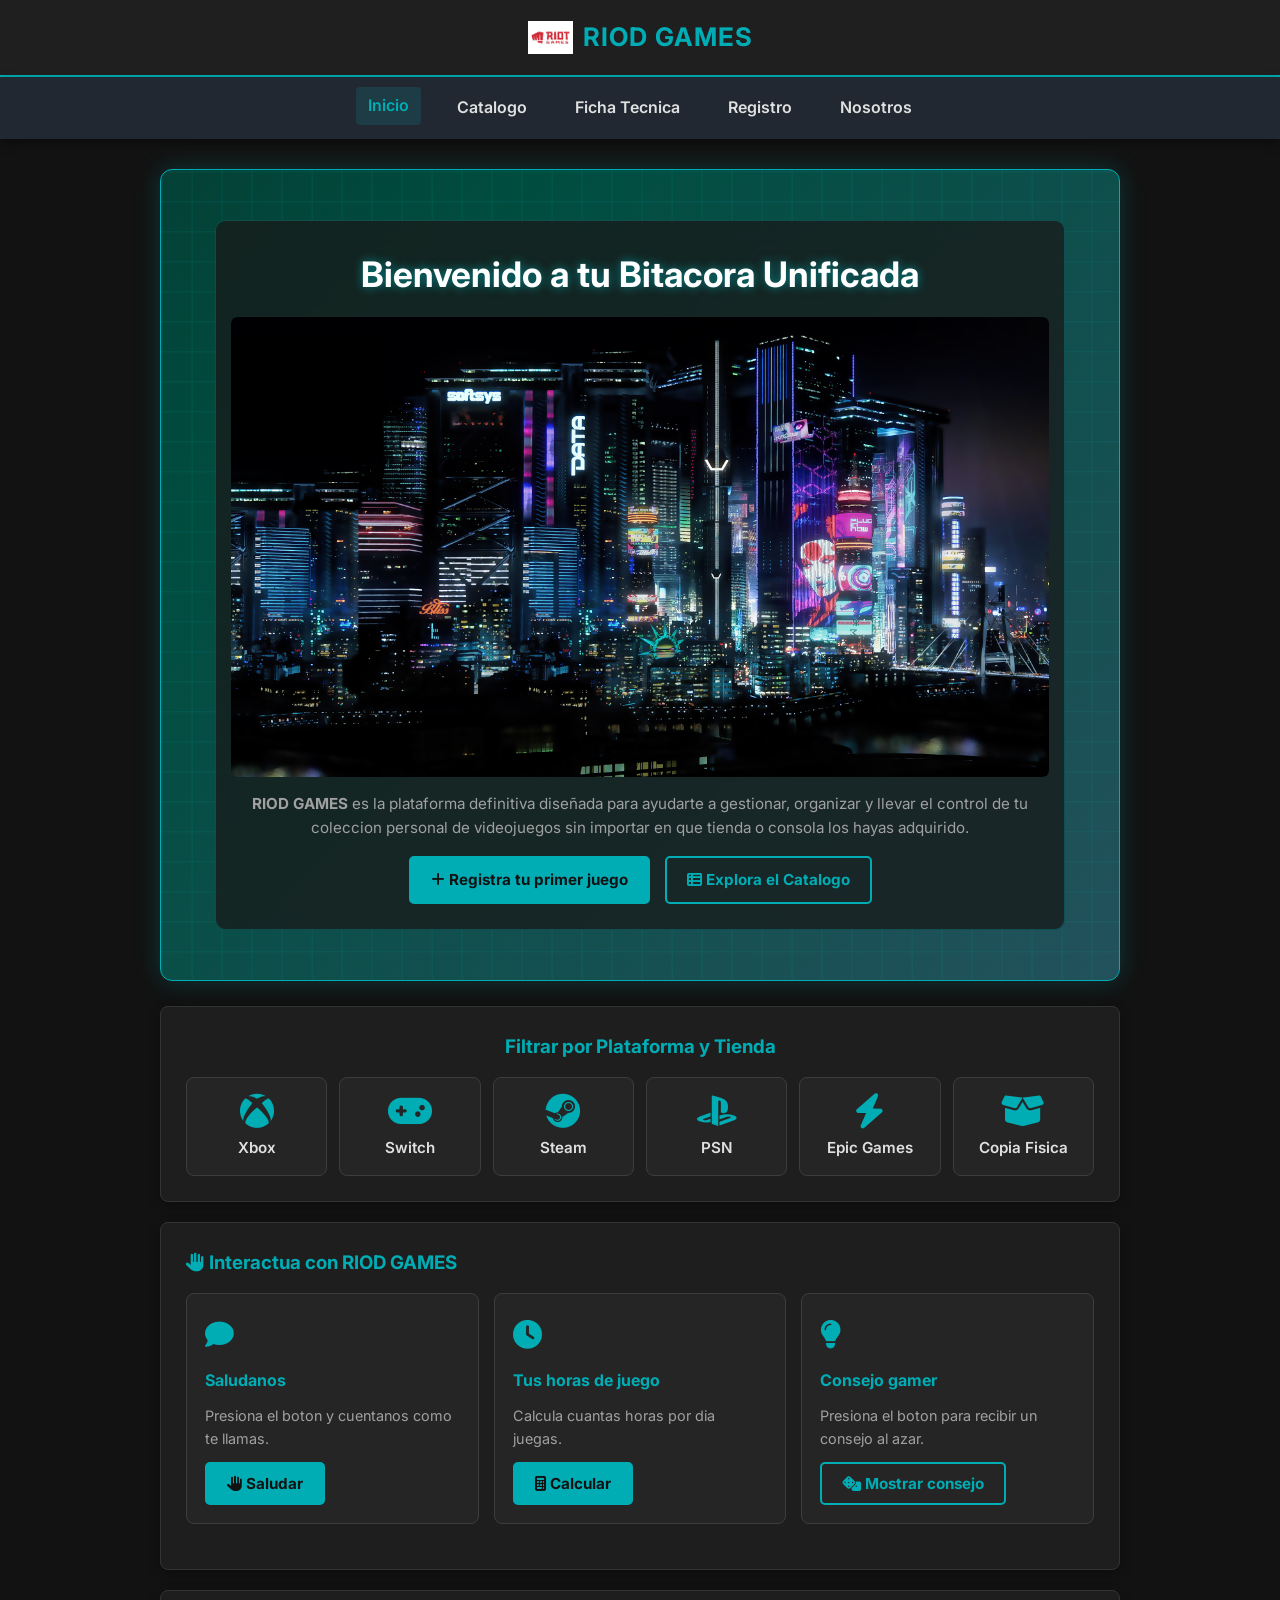
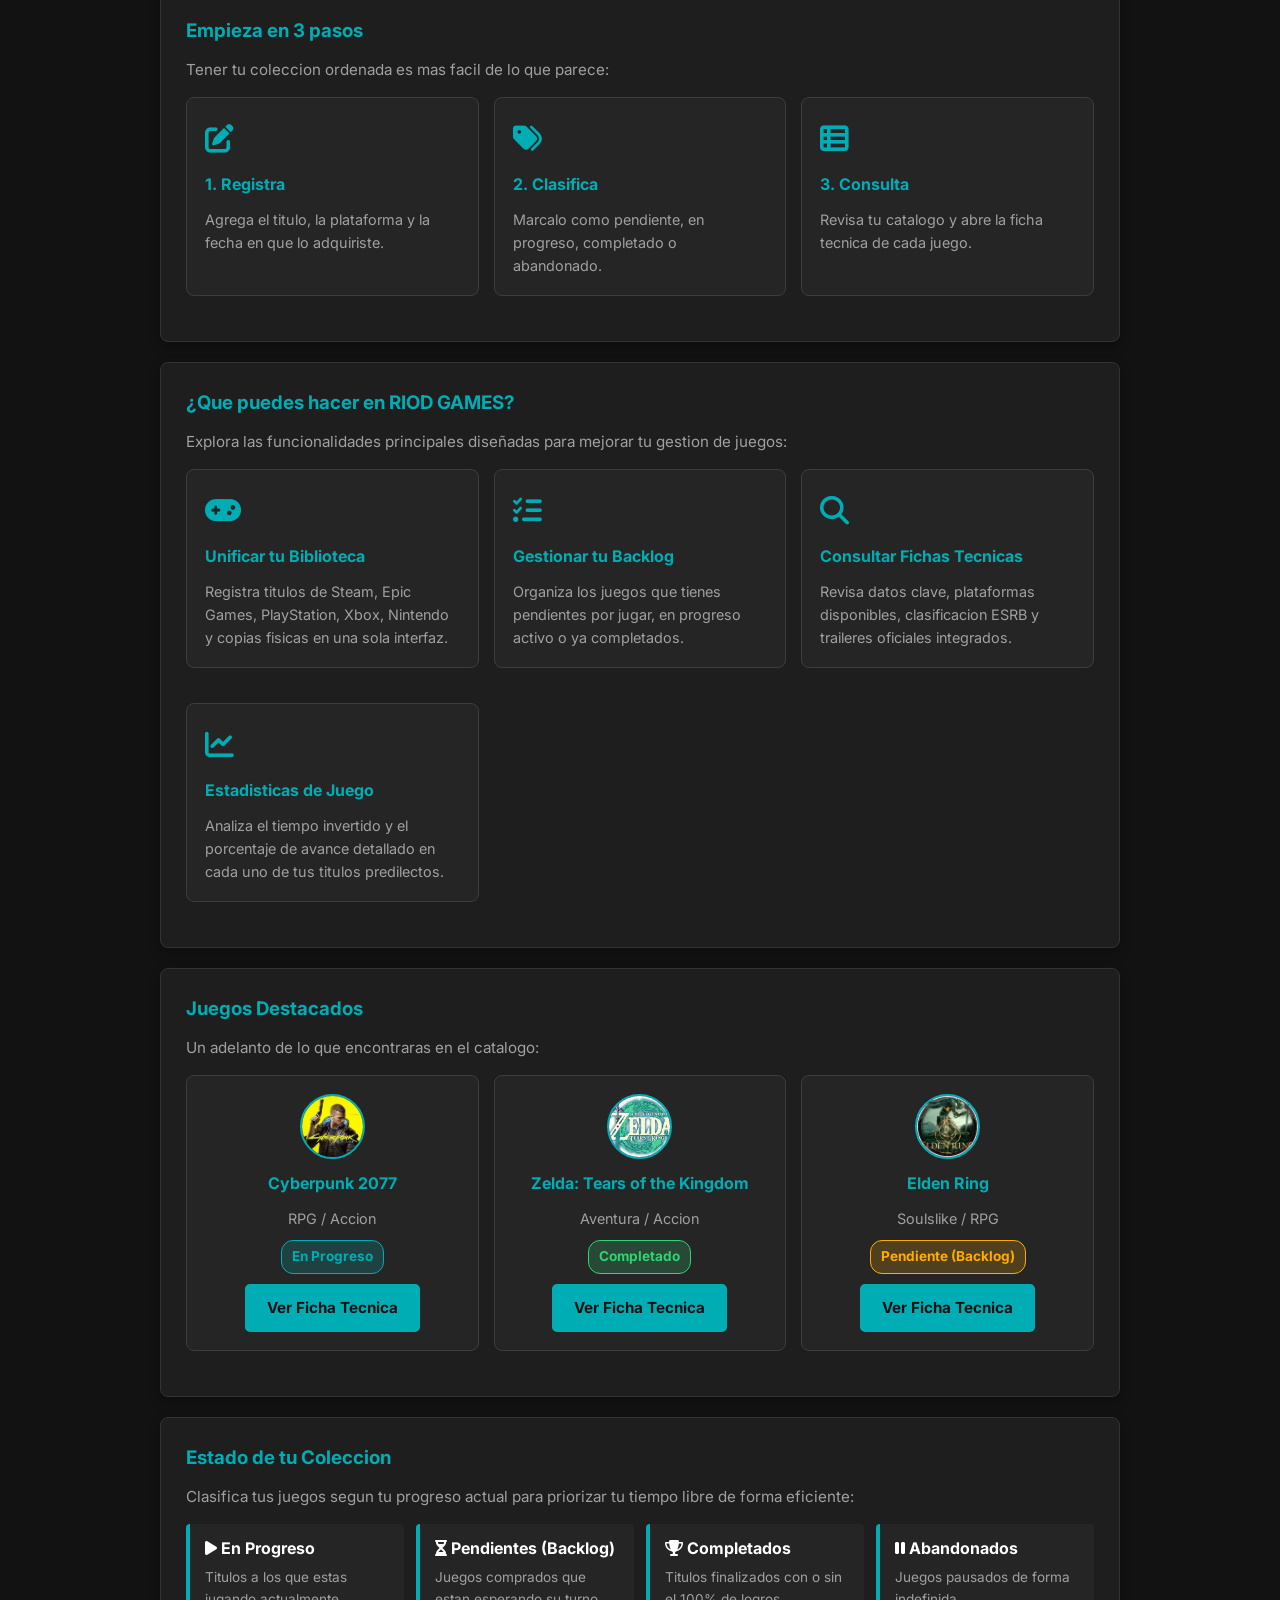
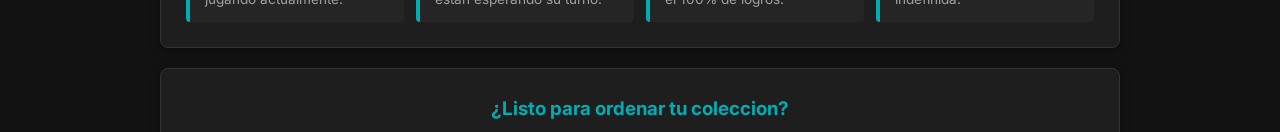
<file: index.html>
<!doctype html>
<html lang="es">
<head>
  <meta charset="utf-8">
  <meta http-equiv="refresh" content="0; url=./MIPAGINAWEB/index.html">
  <title>RIOD GAMES</title>
</head>
<body>
  <a href="./MIPAGINAWEB/index.html">Abrir RIOD GAMES</a>
</body>
</html>
</file>
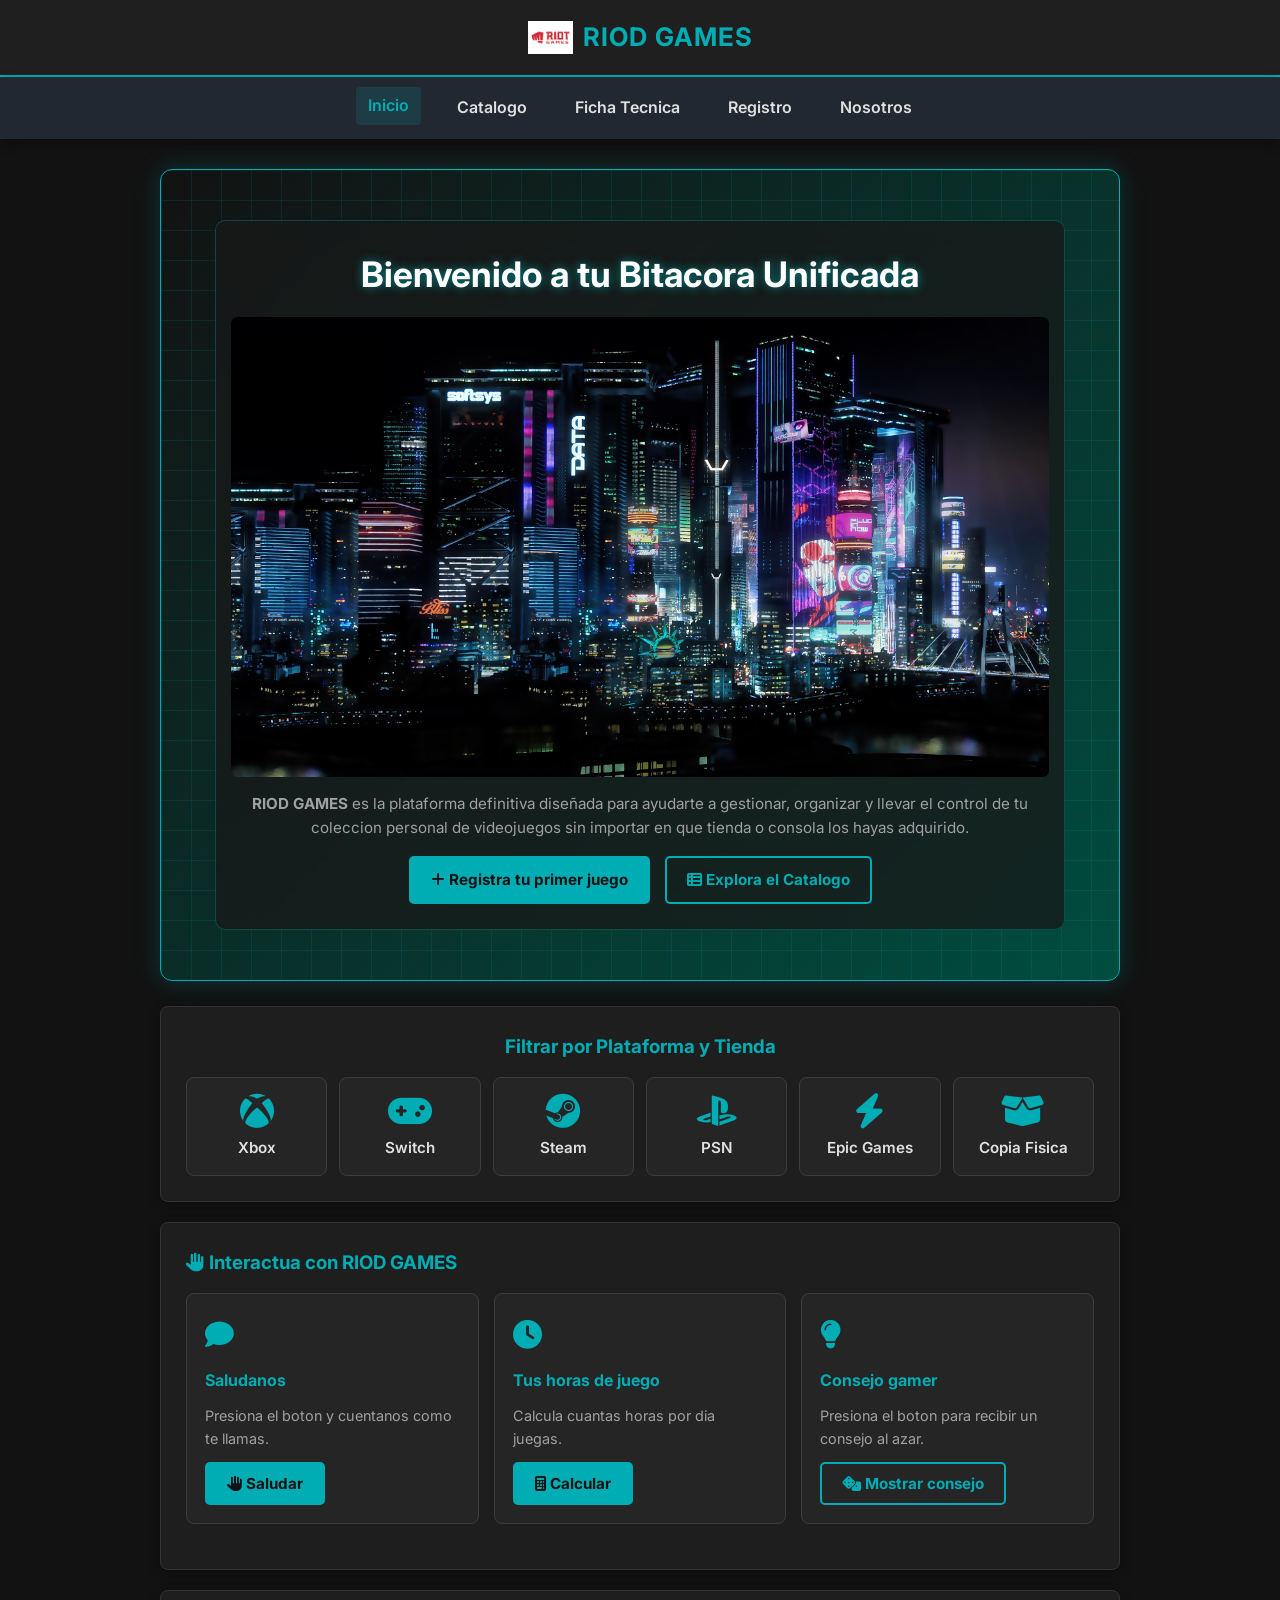
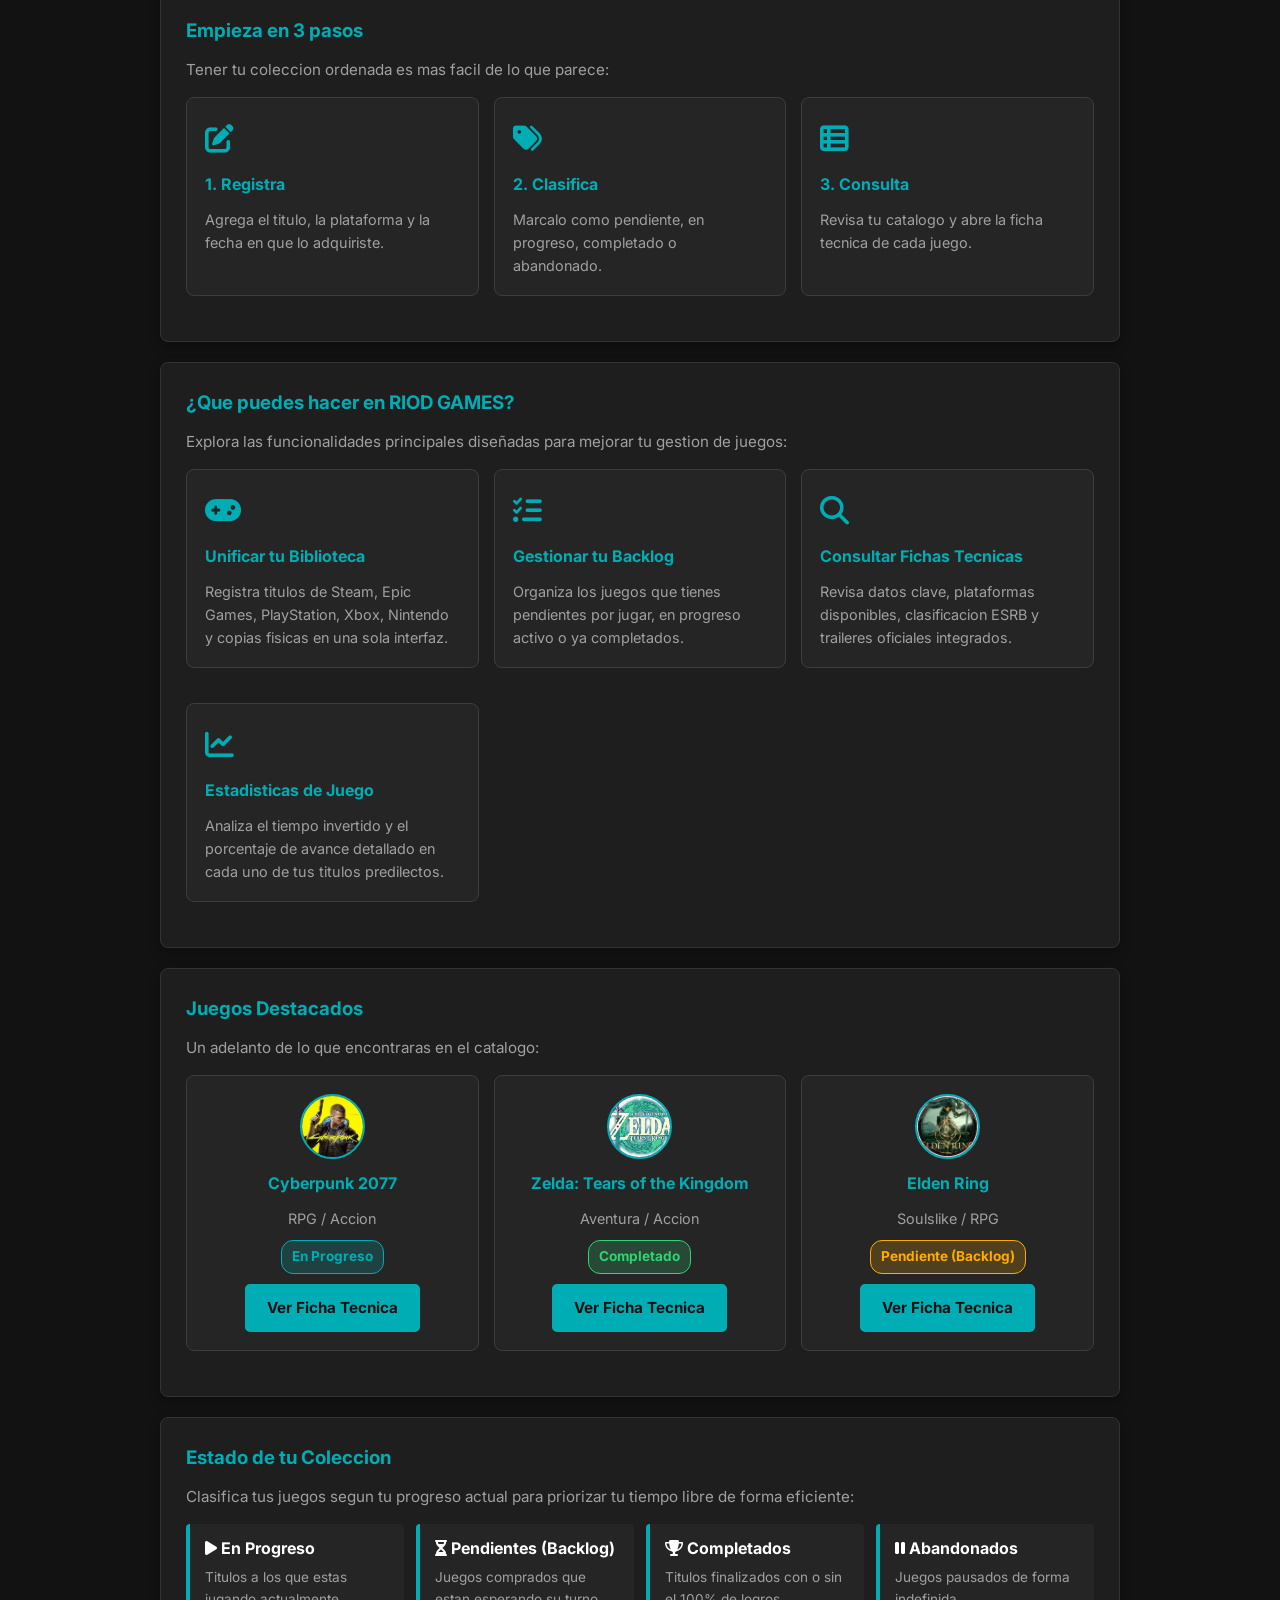
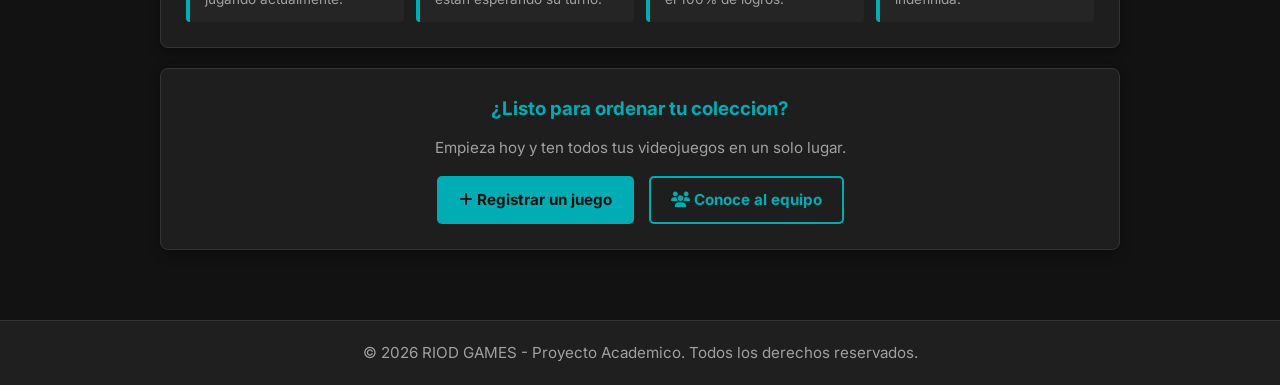
<file: MIPAGINAWEB/index.html>
<!DOCTYPE html>
<html lang="es">
<head>
    <meta charset="UTF-8">
    <meta name="viewport" content="width=device-width, initial-scale=1.0">
    <meta name="description" content="RIOD GAMES: bitacora unificada para organizar tu coleccion de videojuegos de cualquier plataforma.">
    <title>RIOD GAMES - Inicio</title>

    <!-- Iconos Font Awesome -->
    <link rel="stylesheet" href="https://cdnjs.cloudflare.com/ajax/libs/font-awesome/6.5.1/css/all.min.css">
    <!-- Estilos del proyecto -->
    <link rel="stylesheet" href="css/styles.css">
</head>
<body>

    <header>
        <img src="img/logo.png" alt="Logo RIOD GAMES" class="header-logo">
        <h1>RIOD GAMES</h1>
    </header>

    <button type="button" class="hamburguesa" id="btnMenu" aria-label="Abrir menu" aria-expanded="false" aria-controls="menu">☰</button>

    <nav class="menu" id="menu">
        <a href="index.html" class="active">Inicio</a>
        <a href="listado.html">Catalogo</a>
        <a href="detalle.html">Ficha Tecnica</a>
        <a href="registro.html">Registro</a>
        <a href="nosotros.html">Nosotros</a>
    </nav>

    <main>

        
        <section class="hero-animated-section">
            <div class="hero-glass-card">
                <h2>Bienvenido a tu Bitacora Unificada</h2>

                <div class="banner-container">
                    <img src="img/banner.png" alt="Banner RIOD GAMES" class="banner-img">
                </div>

                <p>
                    <strong>RIOD GAMES</strong> es la plataforma definitiva diseñada para ayudarte a gestionar, organizar y llevar el control de tu coleccion personal de videojuegos sin importar en que tienda o consola los hayas adquirido.
                </p>

                <div class="hero-buttons">
                    <a href="registro.html" class="btn-primary"><i class="fa-solid fa-plus"></i> Registra tu primer juego</a>
                    <a href="listado.html" class="btn-secondary"><i class="fa-solid fa-table-list"></i> Explora el Catalogo</a>
                </div>
            </div>
        </section>

       
        <section class="platforms-bar-section">
            <h3>Filtrar por Plataforma y Tienda</h3>
            <div class="platforms-grid">
                <a href="listado.html" class="platform-card">
                    <i class="fa-brands fa-xbox platform-icon-brand"></i>
                    <span>Xbox</span>
                </a>
                <a href="listado.html" class="platform-card">
                    <i class="fa-solid fa-gamepad platform-icon-brand"></i>
                    <span>Switch</span>
                </a>
                <a href="listado.html" class="platform-card">
                    <i class="fa-brands fa-steam platform-icon-brand"></i>
                    <span>Steam</span>
                </a>
                <a href="listado.html" class="platform-card">
                    <i class="fa-brands fa-playstation platform-icon-brand"></i>
                    <span>PSN</span>
                </a>
                <a href="listado.html" class="platform-card">
                    <i class="fa-solid fa-bolt platform-icon-brand"></i>
                    <span>Epic Games</span>
                </a>
                <a href="listado.html" class="platform-card">
                    <i class="fa-solid fa-box-open platform-icon-brand"></i>
                    <span>Copia Fisica</span>
                </a>
            </div>
        </section>

        
        <section>
            <h3><i class="fa-solid fa-hand"></i> Interactua con RIOD GAMES</h3>
            <div class="grid-caracteristicas">
                <article class="card-feature">
                    <div class="card-icon"><i class="fa-solid fa-comment"></i></div>
                    <h4>Saludanos</h4>
                    <p id="saludo">Presiona el boton y cuentanos como te llamas.</p>
                    <p style="margin-top: 12px;">
                        <button type="button" class="btn-primary" id="btnSaludar"><i class="fa-solid fa-hand"></i> Saludar</button>
                    </p>
                </article>
                <article class="card-feature">
                    <div class="card-icon"><i class="fa-solid fa-clock"></i></div>
                    <h4>Tus horas de juego</h4>
                    <p id="resultado-horas">Calcula cuantas horas por dia juegas.</p>
                    <p style="margin-top: 12px;">
                        <button type="button" class="btn-primary" id="btnHoras"><i class="fa-solid fa-calculator"></i> Calcular</button>
                    </p>
                </article>
                <article class="card-feature">
                    <div class="card-icon"><i class="fa-solid fa-lightbulb"></i></div>
                    <h4>Consejo gamer</h4>
                    <p id="consejo-texto">Presiona el boton para recibir un consejo al azar.</p>
                    <p style="margin-top: 12px;">
                        <button type="button" class="btn-secondary" id="btnConsejo"><i class="fa-solid fa-dice"></i> Mostrar consejo</button>
                    </p>
                </article>
            </div>
        </section>

       
        <section>
            <h3>Empieza en 3 pasos</h3>
            <p>Tener tu coleccion ordenada es mas facil de lo que parece:</p>

            <div class="grid-caracteristicas">
                <article class="card-feature">
                    <div class="card-icon"><i class="fa-solid fa-pen-to-square"></i></div>
                    <h4>1. Registra</h4>
                    <p>Agrega el titulo, la plataforma y la fecha en que lo adquiriste.</p>
                </article>
                <article class="card-feature">
                    <div class="card-icon"><i class="fa-solid fa-tags"></i></div>
                    <h4>2. Clasifica</h4>
                    <p>Marcalo como pendiente, en progreso, completado o abandonado.</p>
                </article>
                <article class="card-feature">
                    <div class="card-icon"><i class="fa-solid fa-table-list"></i></div>
                    <h4>3. Consulta</h4>
                    <p>Revisa tu catalogo y abre la ficha tecnica de cada juego.</p>
                </article>
            </div>
        </section>

        
        <section>
            <h3>¿Que puedes hacer en RIOD GAMES?</h3>
            <p>Explora las funcionalidades principales diseñadas para mejorar tu gestion de juegos:</p>

            <div class="grid-caracteristicas">
                <article class="card-feature">
                    <div class="card-icon"><i class="fa-solid fa-gamepad"></i></div>
                    <h4>Unificar tu Biblioteca</h4>
                    <p>Registra titulos de Steam, Epic Games, PlayStation, Xbox, Nintendo y copias fisicas en una sola interfaz.</p>
                </article>
                <article class="card-feature">
                    <div class="card-icon"><i class="fa-solid fa-list-check"></i></div>
                    <h4>Gestionar tu Backlog</h4>
                    <p>Organiza los juegos que tienes pendientes por jugar, en progreso activo o ya completados.</p>
                </article>
                <article class="card-feature">
                    <div class="card-icon"><i class="fa-solid fa-magnifying-glass"></i></div>
                    <h4>Consultar Fichas Tecnicas</h4>
                    <p>Revisa datos clave, plataformas disponibles, clasificacion ESRB y traileres oficiales integrados.</p>
                </article>
                <article class="card-feature">
                    <div class="card-icon"><i class="fa-solid fa-chart-line"></i></div>
                    <h4>Estadisticas de Juego</h4>
                    <p>Analiza el tiempo invertido y el porcentaje de avance detallado en cada uno de tus titulos predilectos.</p>
                </article>
            </div>
        </section>

        
        <section>
            <h3>Juegos Destacados</h3>
            <p>Un adelanto de lo que encontraras en el catalogo:</p>

            <div class="grid-caracteristicas">
                <article class="card-feature" style="text-align: center;">
                    <img src="img/Cyberpunk_2077.png" alt="Cyberpunk 2077" class="img-circular">
                    <h4 style="margin-top: 12px;">Cyberpunk 2077</h4>
                    <p>RPG / Accion</p>
                    <p style="margin: 10px 0;"><span class="badge badge-progreso">En Progreso</span></p>
                    <a href="detalle.html" class="btn-tabla">Ver Ficha Tecnica</a>
                </article>
                <article class="card-feature" style="text-align: center;">
                    <img src="img/zelda.png" alt="The Legend of Zelda: Tears of the Kingdom" class="img-circular">
                    <h4 style="margin-top: 12px;">Zelda: Tears of the Kingdom</h4>
                    <p>Aventura / Accion</p>
                    <p style="margin: 10px 0;"><span class="badge badge-completado">Completado</span></p>
                    <a href="detalle.html" class="btn-tabla">Ver Ficha Tecnica</a>
                </article>
                <article class="card-feature" style="text-align: center;">
                    <img src="img/eldenring.png" alt="Elden Ring" class="img-circular">
                    <h4 style="margin-top: 12px;">Elden Ring</h4>
                    <p>Soulslike / RPG</p>
                    <p style="margin: 10px 0;"><span class="badge badge-backlog">Pendiente (Backlog)</span></p>
                    <a href="detalle.html" class="btn-tabla">Ver Ficha Tecnica</a>
                </article>
            </div>
        </section>

        
        <section>
            <h3>Estado de tu Coleccion</h3>
            <p>Clasifica tus juegos segun tu progreso actual para priorizar tu tiempo libre de forma eficiente:</p>

            <div class="grid-estados">
                <div class="status-badge status-progreso">
                    <strong><i class="fa-solid fa-play"></i> En Progreso</strong>
                    <span>Titulos a los que estas jugando actualmente.</span>
                </div>
                <div class="status-badge status-backlog">
                    <strong><i class="fa-solid fa-hourglass-half"></i> Pendientes (Backlog)</strong>
                    <span>Juegos comprados que estan esperando su turno.</span>
                </div>
                <div class="status-badge status-completado">
                    <strong><i class="fa-solid fa-trophy"></i> Completados</strong>
                    <span>Titulos finalizados con o sin el 100% de logros.</span>
                </div>
                <div class="status-badge status-abandonado">
                    <strong><i class="fa-solid fa-pause"></i> Abandonados</strong>
                    <span>Juegos pausados de forma indefinida.</span>
                </div>
            </div>
        </section>

        
        <section class="platforms-bar-section">
            <h3>¿Listo para ordenar tu coleccion?</h3>
            <p>Empieza hoy y ten todos tus videojuegos en un solo lugar.</p>
            <div class="hero-buttons">
                <a href="registro.html" class="btn-primary"><i class="fa-solid fa-plus"></i> Registrar un juego</a>
                <a href="nosotros.html" class="btn-secondary"><i class="fa-solid fa-users"></i> Conoce al equipo</a>
            </div>
        </section>

    </main>

    <footer>
        <p>&copy; 2026 RIOD GAMES - Proyecto Academico. Todos los derechos reservados.</p>
    </footer>

    <script src="JS/app.js"></script>

</body>
</html>
</file>
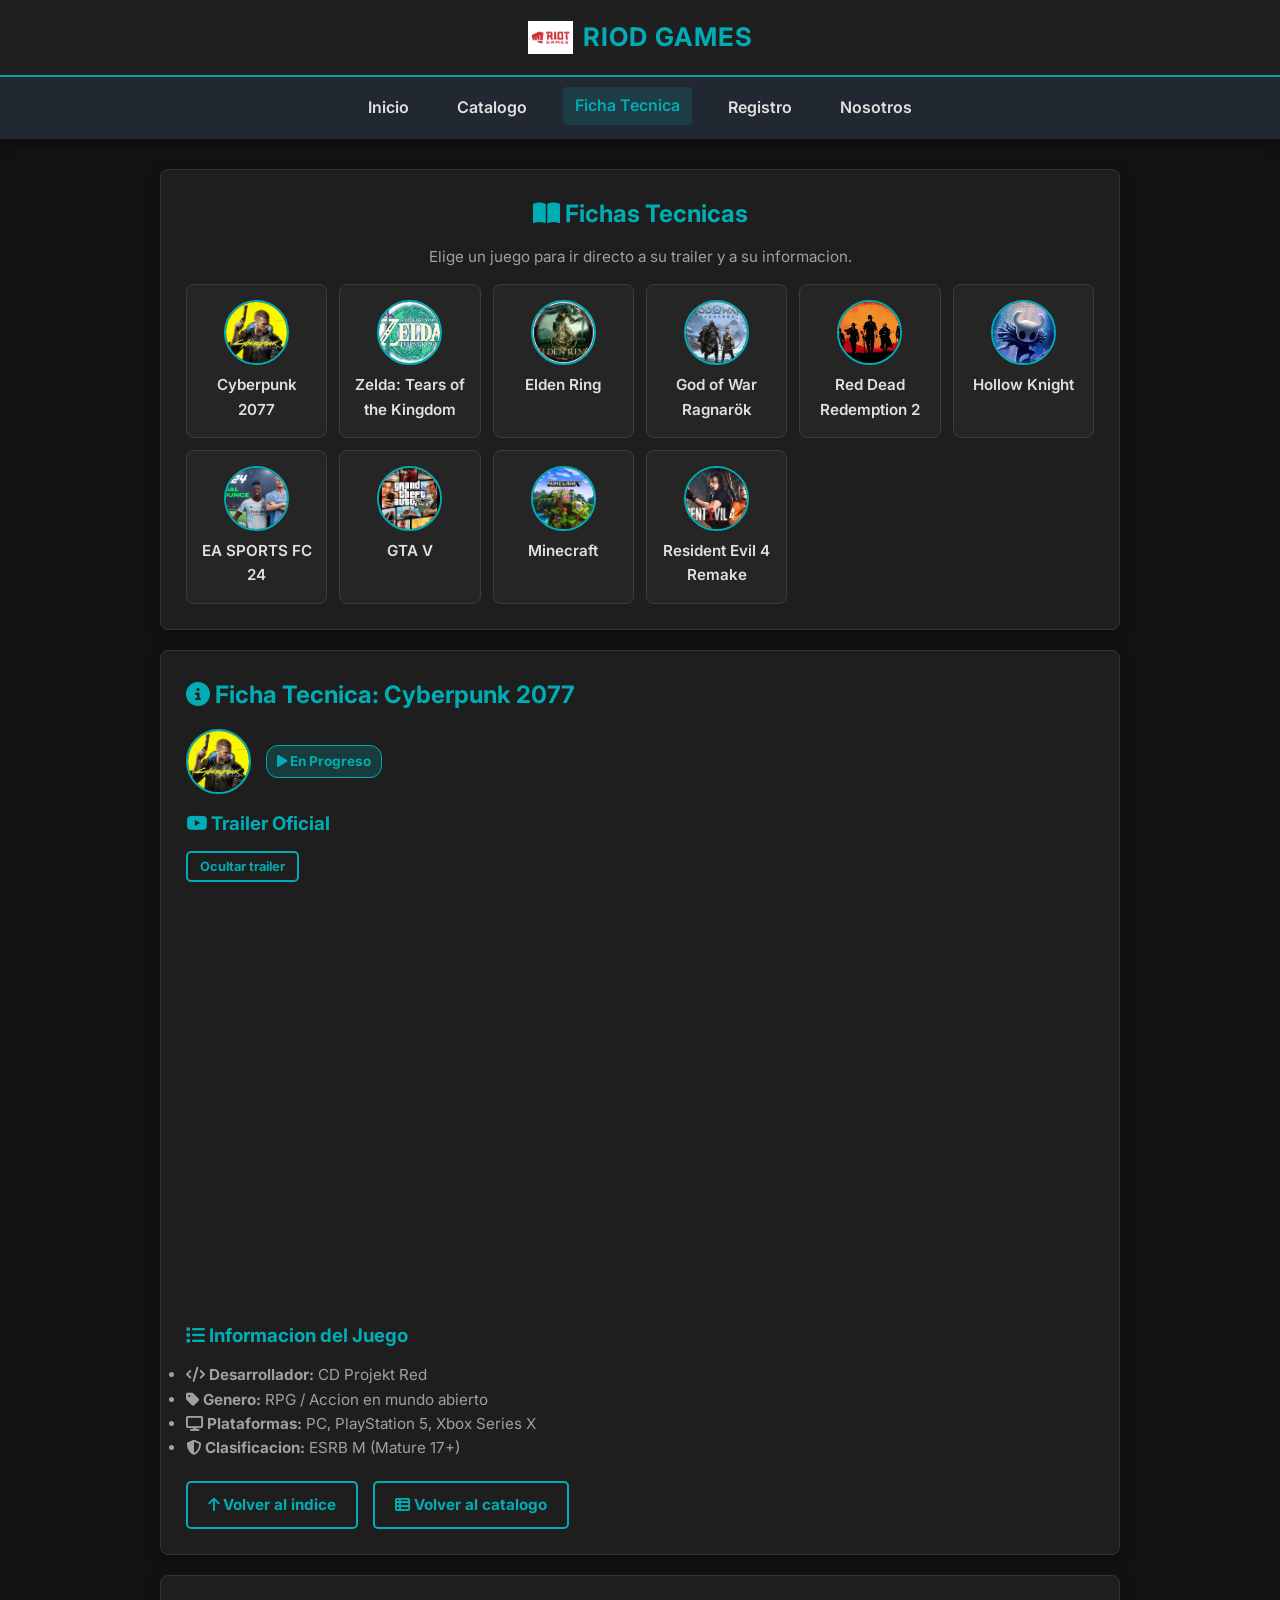
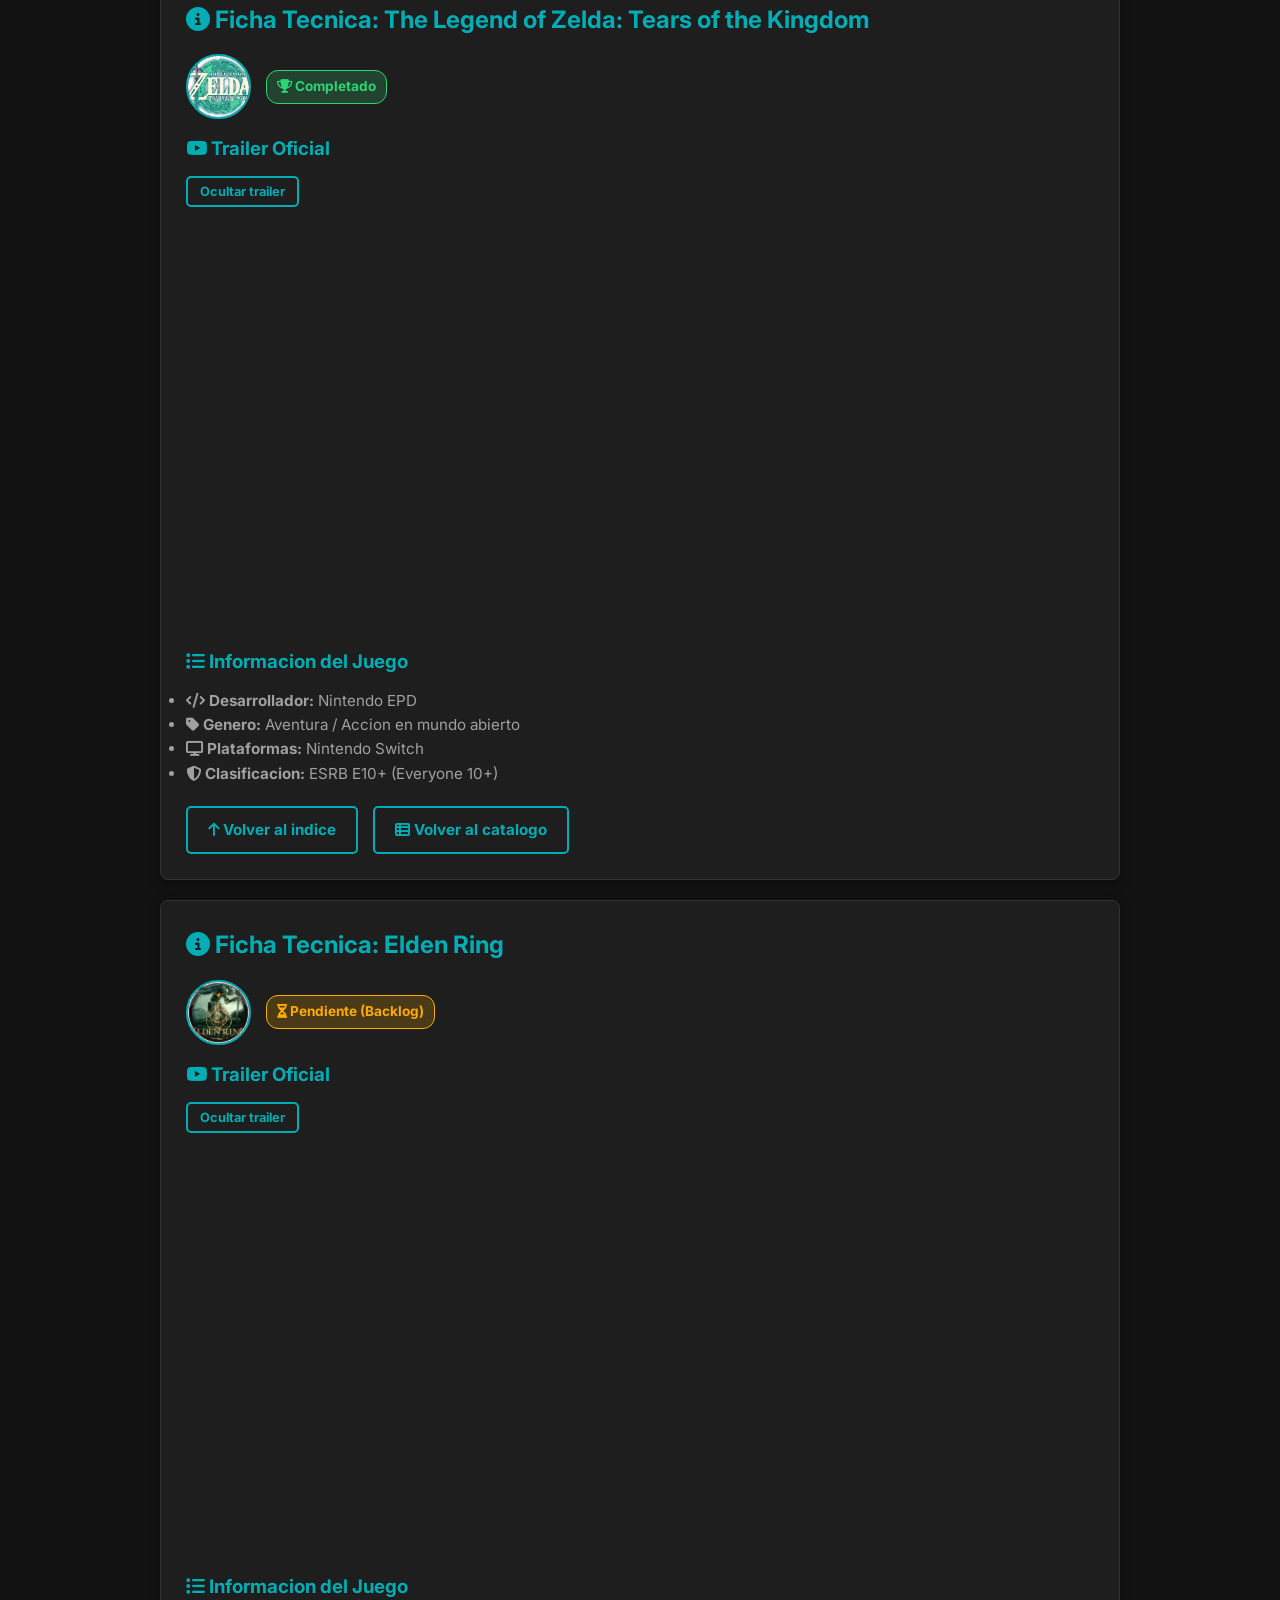
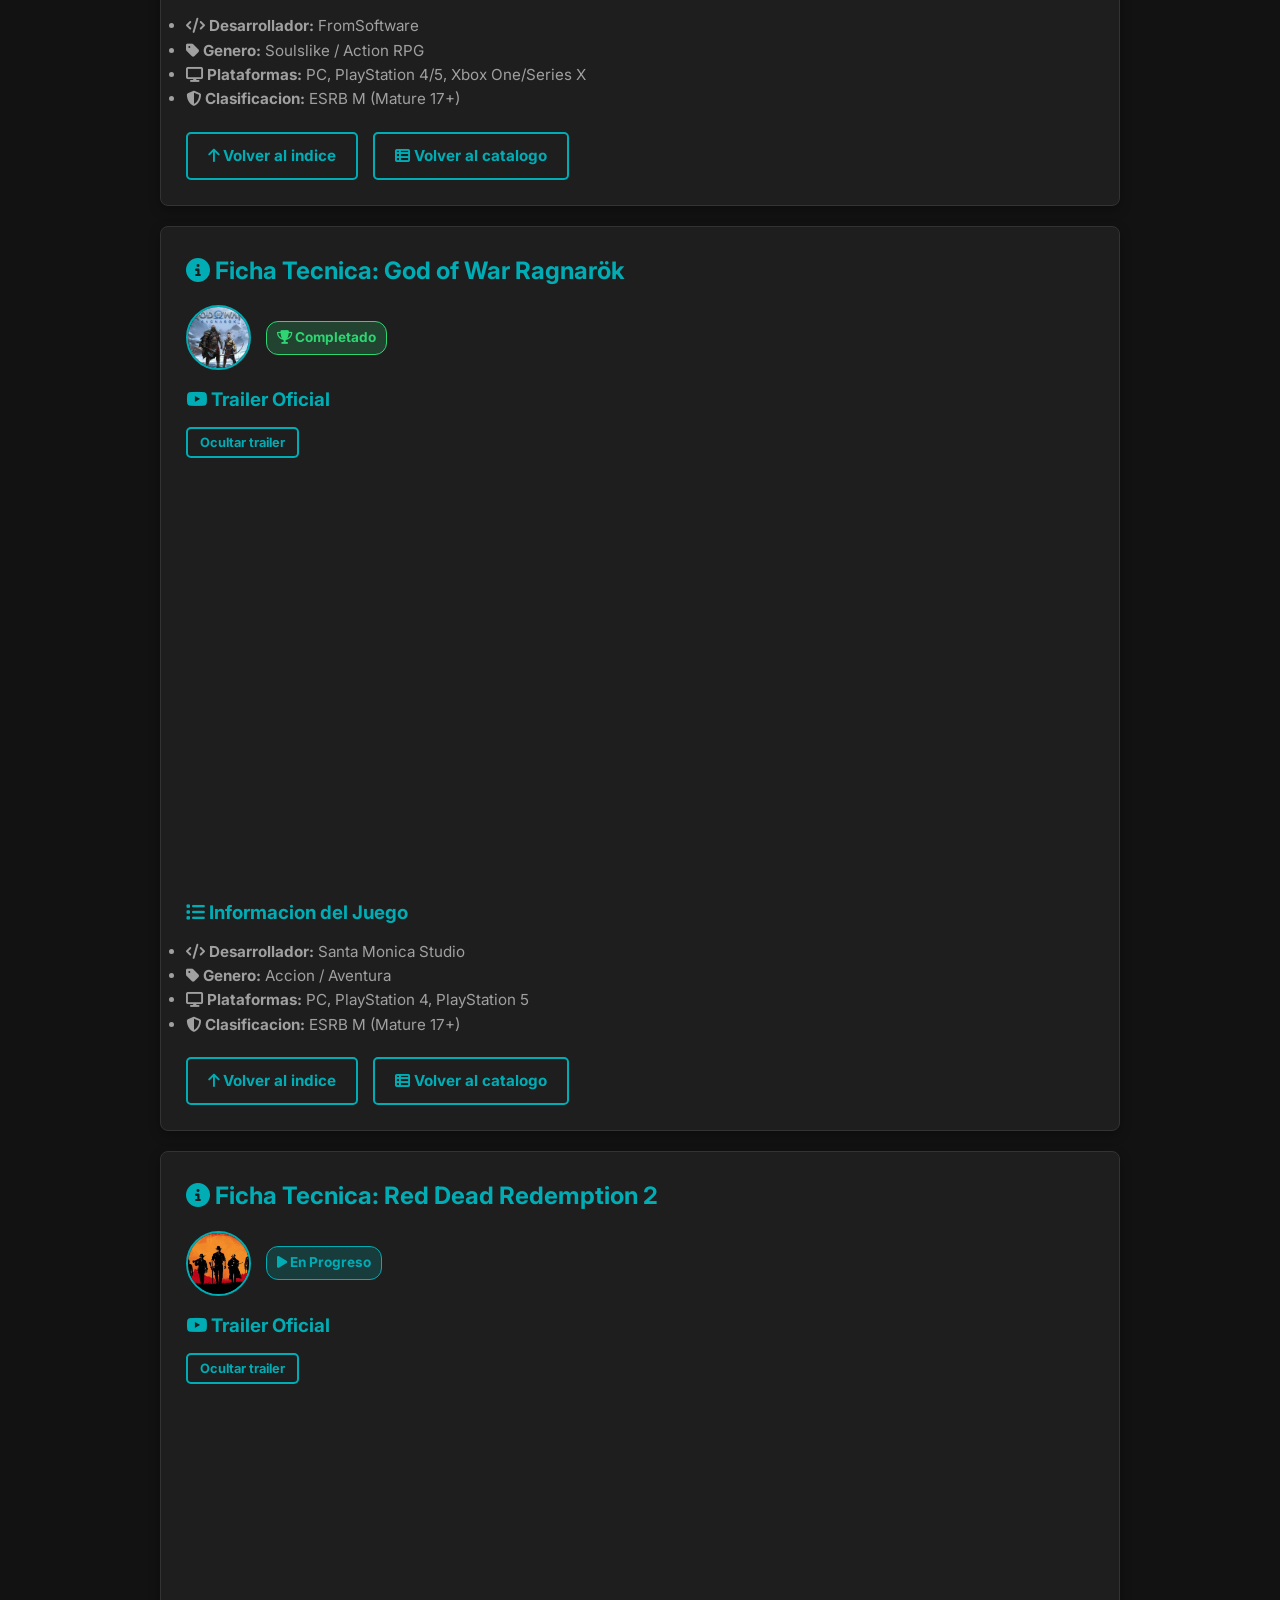
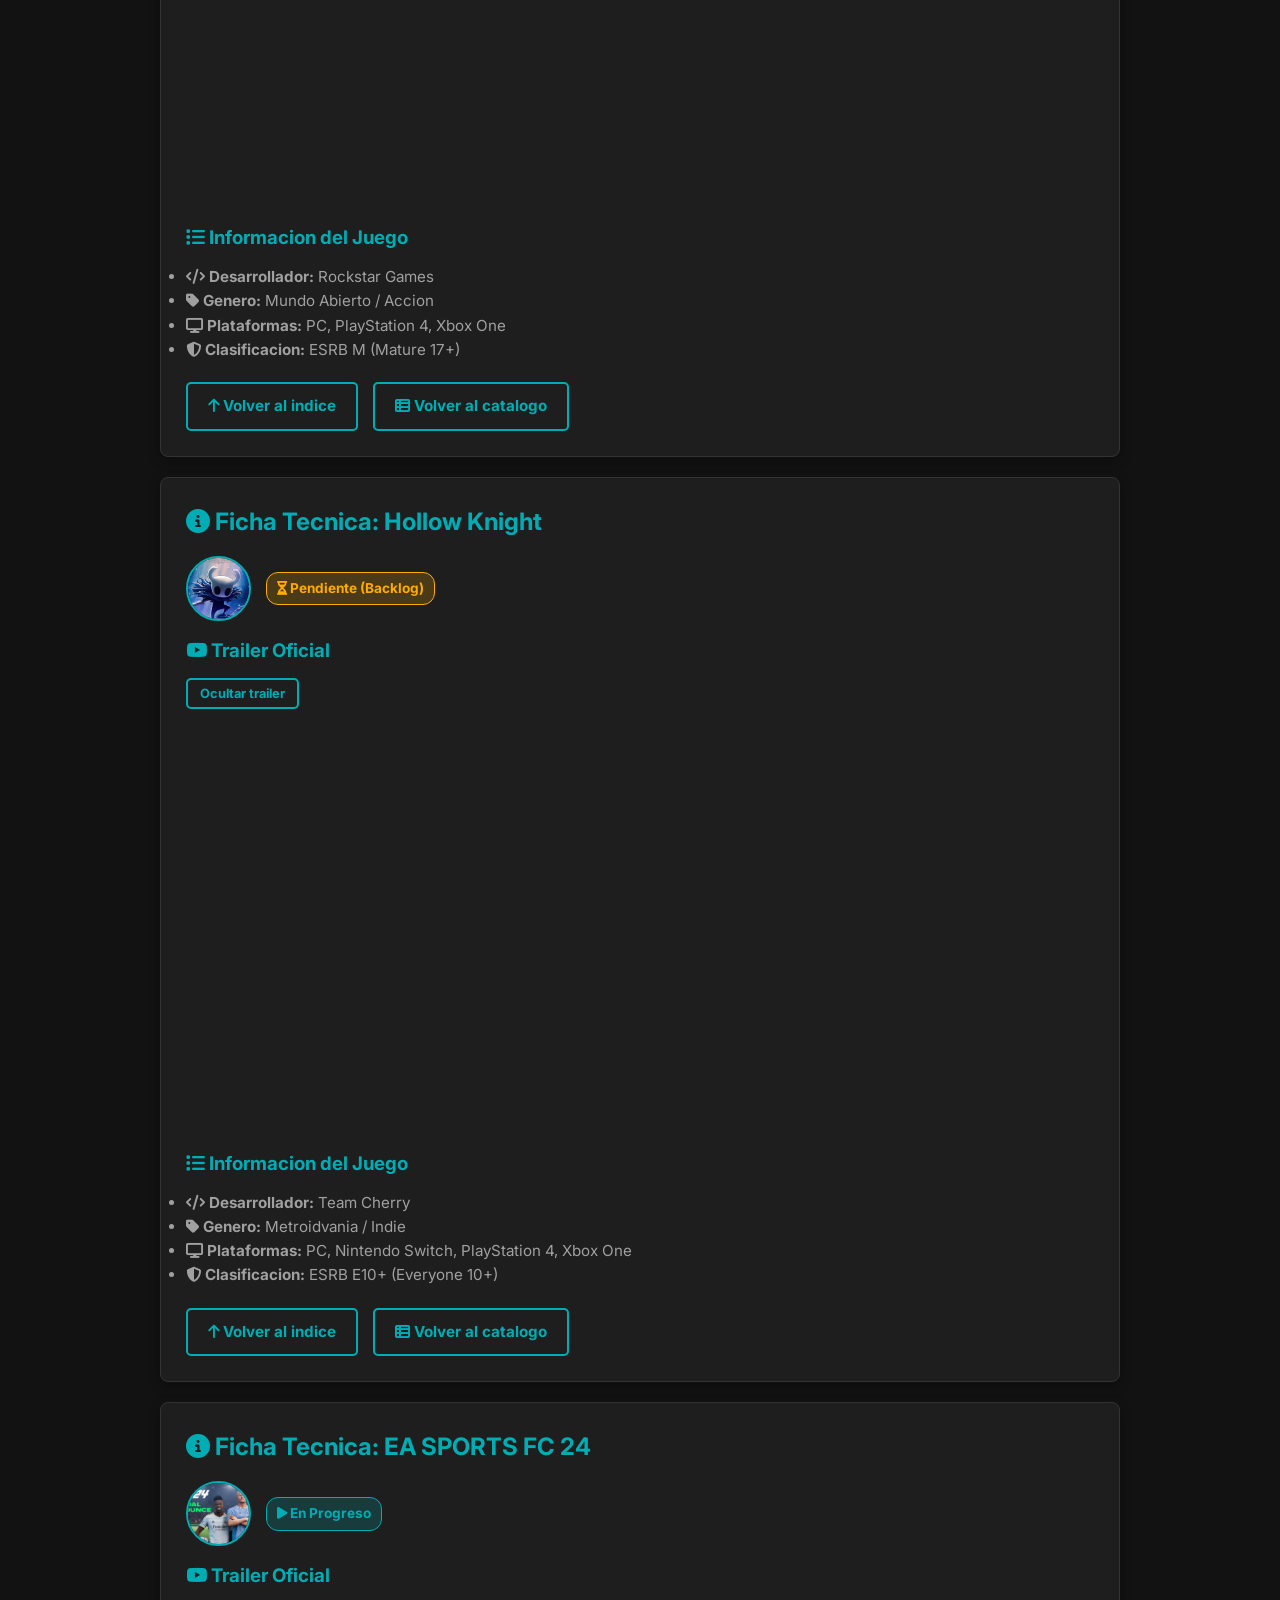
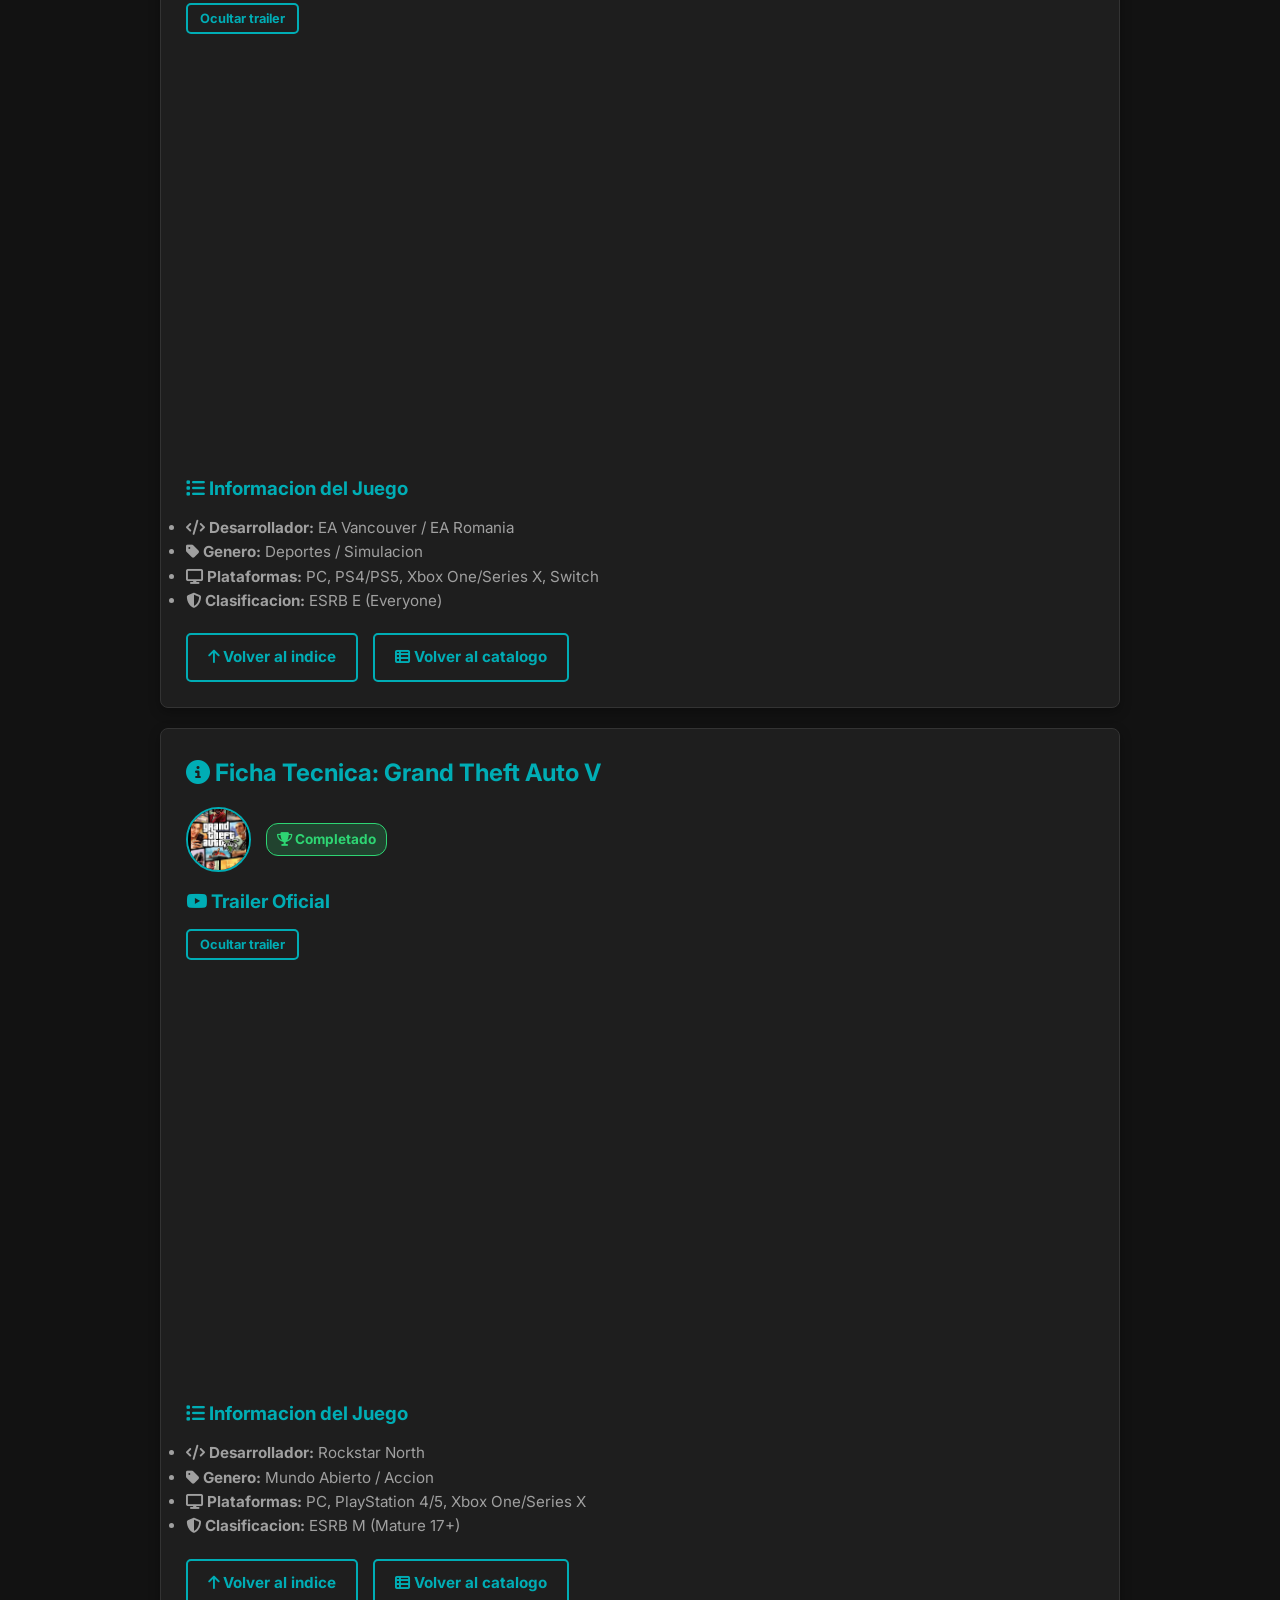
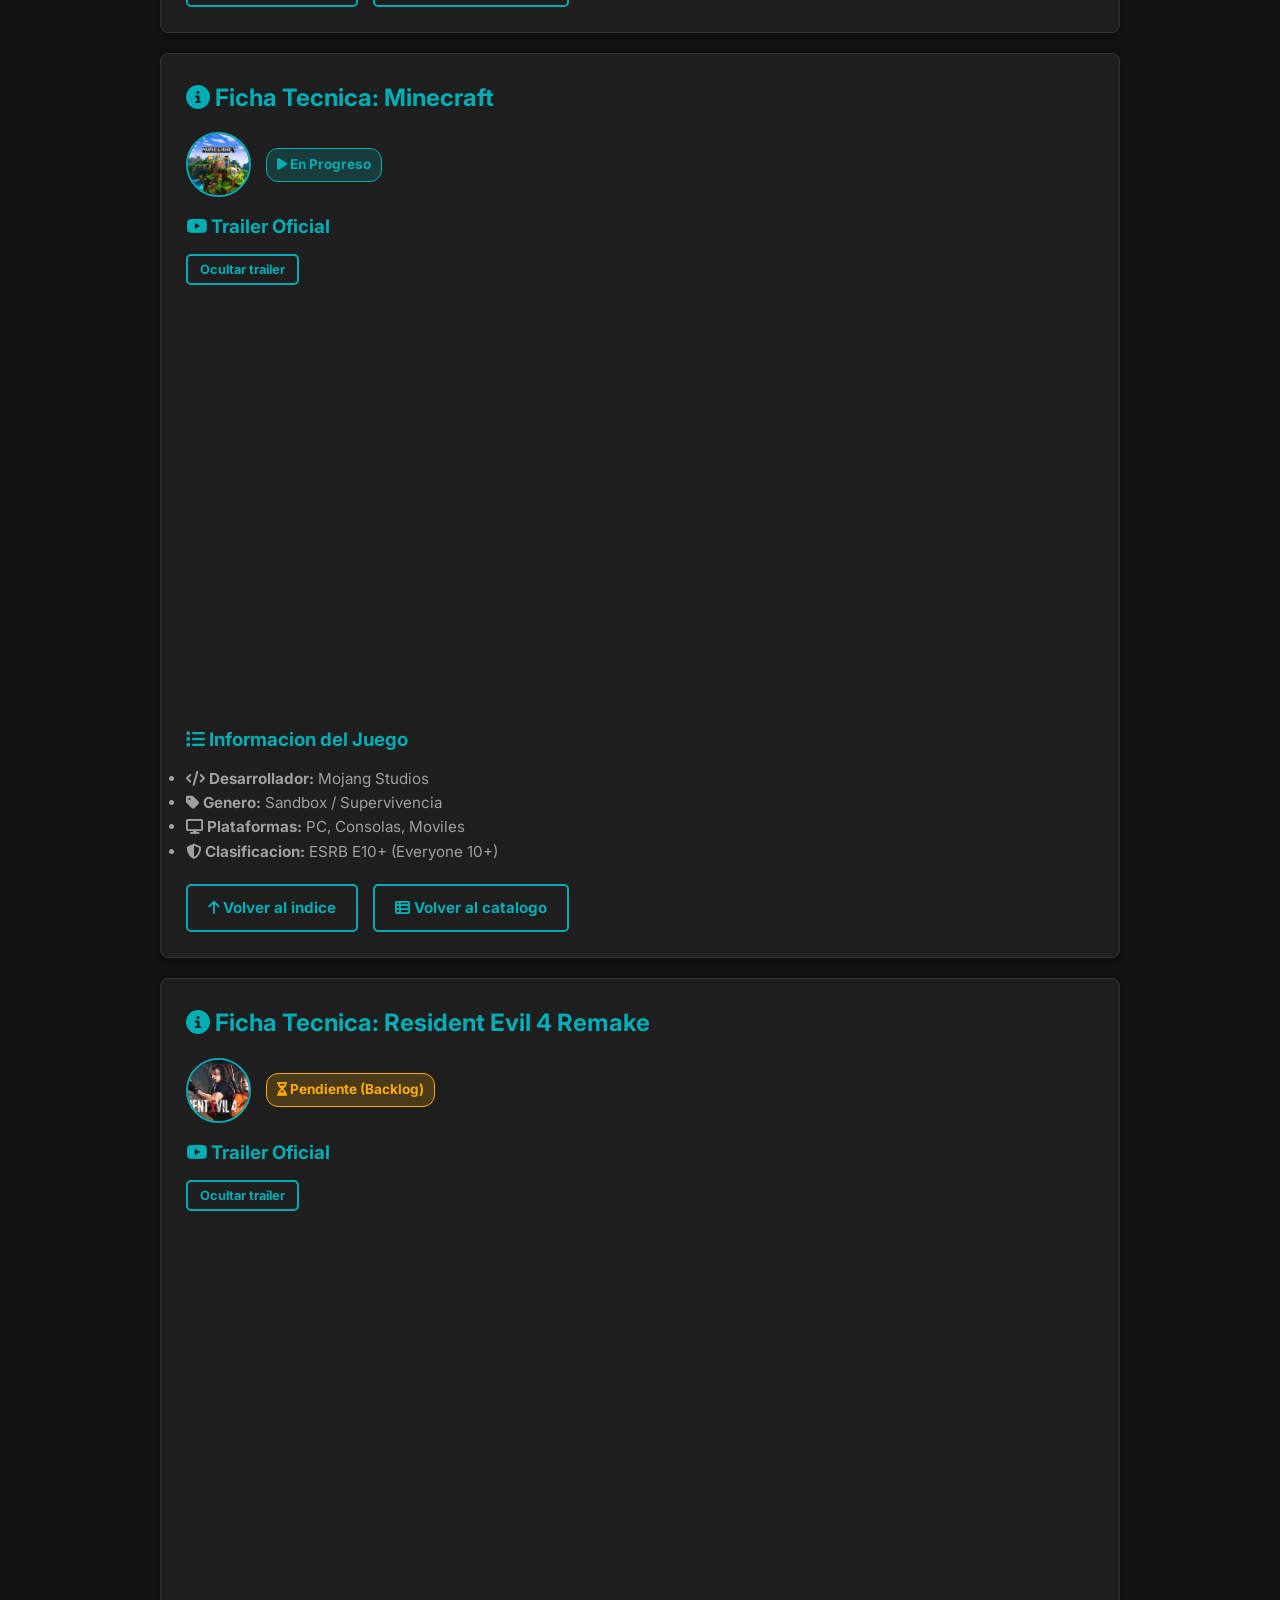
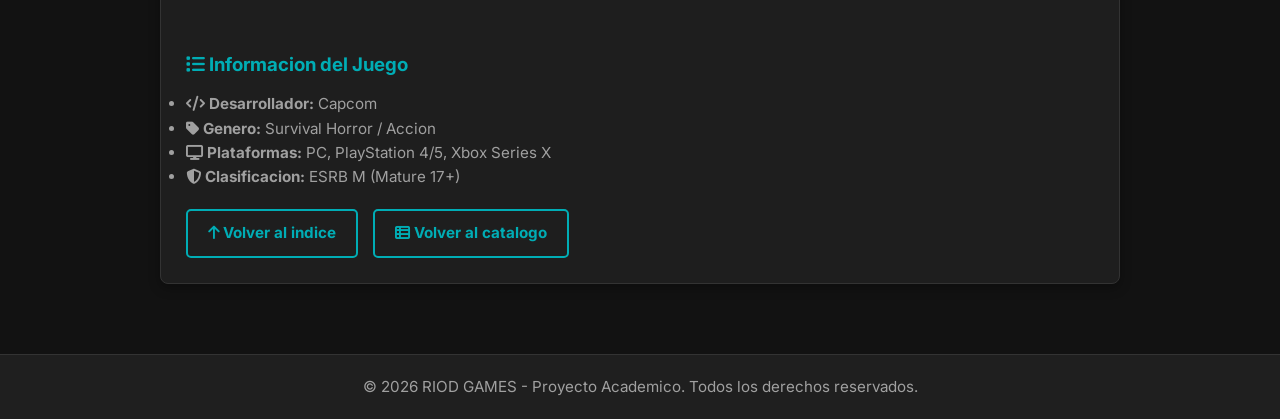
<file: MIPAGINAWEB/detalle.html>
<!DOCTYPE html>
<html lang="es">
<head>
    <meta charset="UTF-8">
    <meta name="viewport" content="width=device-width, initial-scale=1.0">
    <meta name="description" content="Fichas tecnicas de los videojuegos de RIOD GAMES: trailer oficial, desarrollador, genero, plataformas y clasificacion ESRB.">
    <title>RIOD GAMES - Ficha Tecnica</title>
    <link rel="stylesheet" href="https://cdnjs.cloudflare.com/ajax/libs/font-awesome/6.5.1/css/all.min.css">
    <link rel="stylesheet" href="css/styles.css">
</head>
<body>

    <header>
        <img src="img/logo.png" alt="Logo RIOD GAMES" class="header-logo">
        <h1>RIOD GAMES</h1>
    </header>

    <button type="button" class="hamburguesa" id="btnMenu" aria-label="Abrir menu" aria-expanded="false" aria-controls="menu">☰</button>

    <nav class="menu" id="menu">
        <a href="index.html">Inicio</a>
        <a href="listado.html">Catalogo</a>
        <a href="detalle.html" class="active">Ficha Tecnica</a>
        <a href="registro.html">Registro</a>
        <a href="nosotros.html">Nosotros</a>
    </nav>

    <main>

        
        <section id="inicio-fichas" class="platforms-bar-section">
            <h2><i class="fa-solid fa-book-open"></i> Fichas Tecnicas</h2>
            <p>Elige un juego para ir directo a su trailer y a su informacion.</p>
            <div class="platforms-grid">
                <a href="#cyberpunk-2077" class="platform-card">
                    <img src="img/Cyberpunk_2077.png" alt="Caratula de Cyberpunk 2077" class="img-circular" loading="lazy">
                    <span>Cyberpunk 2077</span>
                </a>
                <a href="#zelda" class="platform-card">
                    <img src="img/zelda.png" alt="Caratula de The Legend of Zelda: Tears of the Kingdom" class="img-circular" loading="lazy">
                    <span>Zelda: Tears of the Kingdom</span>
                </a>
                <a href="#elden-ring" class="platform-card">
                    <img src="img/eldenring.png" alt="Caratula de Elden Ring" class="img-circular" loading="lazy">
                    <span>Elden Ring</span>
                </a>
                <a href="#god-of-war" class="platform-card">
                    <img src="img/god of war ragnarok.jpeg" alt="Caratula de God of War Ragnarök" class="img-circular" loading="lazy">
                    <span>God of War Ragnarök</span>
                </a>
                <a href="#red-dead-redemption-2" class="platform-card">
                    <img src="img/red dead redemption 2.jpeg" alt="Caratula de Red Dead Redemption 2" class="img-circular" loading="lazy">
                    <span>Red Dead Redemption 2</span>
                </a>
                <a href="#hollow-knight" class="platform-card">
                    <img src="img/hollow knight.jpeg" alt="Caratula de Hollow Knight" class="img-circular" loading="lazy">
                    <span>Hollow Knight</span>
                </a>
                <a href="#ea-sports-fc-24" class="platform-card">
                    <img src="img/ea sport 2024.jpeg" alt="Caratula de EA SPORTS FC 24" class="img-circular" loading="lazy">
                    <span>EA SPORTS FC 24</span>
                </a>
                <a href="#gta-v" class="platform-card">
                    <img src="img/gta v.jpeg" alt="Caratula de Grand Theft Auto V" class="img-circular" loading="lazy">
                    <span>GTA V</span>
                </a>
                <a href="#minecraft" class="platform-card">
                    <img src="img/micrefat.jpeg" alt="Caratula de Minecraft" class="img-circular" loading="lazy">
                    <span>Minecraft</span>
                </a>
                <a href="#resident-evil-4" class="platform-card">
                    <img src="img/resident 4 remake.jpeg" alt="Caratula de Resident Evil 4 Remake" class="img-circular" loading="lazy">
                    <span>Resident Evil 4 Remake</span>
                </a>
            </div>
        </section>

        <!-- Cyberpunk 2077 -->
        <section id="cyberpunk-2077">
            <h2><i class="fa-solid fa-circle-info"></i> Ficha Tecnica: Cyberpunk 2077</h2>

            <div class="hero-buttons" style="justify-content: flex-start; align-items: center; margin-bottom: 15px;">
                <img src="img/Cyberpunk_2077.png" alt="Caratula de Cyberpunk 2077" class="img-circular" style="margin: 0;" loading="lazy">
                <span class="badge badge-progreso"><i class="fa-solid fa-play"></i> En Progreso</span>
            </div>

            <article>
                <h3><i class="fa-brands fa-youtube"></i> Trailer Oficial</h3>
                <button type="button" class="btn-secondary btn-mini btn-trailer" data-video="video-cyberpunk-2077" style="margin: 0 0 12px;">Ocultar trailer</button>
                <div id="video-cyberpunk-2077">
                <iframe
                    src="https://www.youtube.com/embed/8X2kIfS6fb8"
                    title="Cyberpunk 2077 — Official E3 2018 Trailer"
                    loading="lazy"
                    allow="accelerometer; autoplay; clipboard-write; encrypted-media; gyroscope; picture-in-picture; web-share"
                    referrerpolicy="strict-origin-when-cross-origin"
                    allowfullscreen>
                </iframe>
                </div>
            </article>

            <article>
                <h3><i class="fa-solid fa-list"></i> Informacion del Juego</h3>
                <ul>
                    <li><i class="fa-solid fa-code"></i> <strong>Desarrollador:</strong> CD Projekt Red</li>
                    <li><i class="fa-solid fa-tag"></i> <strong>Genero:</strong> RPG / Accion en mundo abierto</li>
                    <li><i class="fa-solid fa-display"></i> <strong>Plataformas:</strong> PC, PlayStation 5, Xbox Series X</li>
                    <li><i class="fa-solid fa-shield-halved"></i> <strong>Clasificacion:</strong> ESRB M (Mature 17+)</li>
                </ul>
            </article>

            <div class="hero-buttons" style="justify-content: flex-start;">
                <a href="#inicio-fichas" class="btn-secondary"><i class="fa-solid fa-arrow-up"></i> Volver al indice</a>
                <a href="listado.html" class="btn-secondary"><i class="fa-solid fa-table-list"></i> Volver al catalogo</a>
            </div>
        </section>

        
        <section id="zelda">
            <h2><i class="fa-solid fa-circle-info"></i> Ficha Tecnica: The Legend of Zelda: Tears of the Kingdom</h2>

            <div class="hero-buttons" style="justify-content: flex-start; align-items: center; margin-bottom: 15px;">
                <img src="img/zelda.png" alt="Caratula de The Legend of Zelda: Tears of the Kingdom" class="img-circular" style="margin: 0;" loading="lazy">
                <span class="badge badge-completado"><i class="fa-solid fa-trophy"></i> Completado</span>
            </div>

            <article>
                <h3><i class="fa-brands fa-youtube"></i> Trailer Oficial</h3>
                <button type="button" class="btn-secondary btn-mini btn-trailer" data-video="video-zelda" style="margin: 0 0 12px;">Ocultar trailer</button>
                <div id="video-zelda">
                <iframe
                    src="https://www.youtube.com/embed/Le89miKbEn4"
                    title="The Legend of Zelda: Tears of the Kingdom - Official Trailer"
                    loading="lazy"
                    allow="accelerometer; autoplay; clipboard-write; encrypted-media; gyroscope; picture-in-picture; web-share"
                    referrerpolicy="strict-origin-when-cross-origin"
                    allowfullscreen>
                </iframe>
                </div>
            </article>

            <article>
                <h3><i class="fa-solid fa-list"></i> Informacion del Juego</h3>
                <ul>
                    <li><i class="fa-solid fa-code"></i> <strong>Desarrollador:</strong> Nintendo EPD</li>
                    <li><i class="fa-solid fa-tag"></i> <strong>Genero:</strong> Aventura / Accion en mundo abierto</li>
                    <li><i class="fa-solid fa-display"></i> <strong>Plataformas:</strong> Nintendo Switch</li>
                    <li><i class="fa-solid fa-shield-halved"></i> <strong>Clasificacion:</strong> ESRB E10+ (Everyone 10+)</li>
                </ul>
            </article>

            <div class="hero-buttons" style="justify-content: flex-start;">
                <a href="#inicio-fichas" class="btn-secondary"><i class="fa-solid fa-arrow-up"></i> Volver al indice</a>
                <a href="listado.html" class="btn-secondary"><i class="fa-solid fa-table-list"></i> Volver al catalogo</a>
            </div>
        </section>

       
        <section id="elden-ring">
            <h2><i class="fa-solid fa-circle-info"></i> Ficha Tecnica: Elden Ring</h2>

            <div class="hero-buttons" style="justify-content: flex-start; align-items: center; margin-bottom: 15px;">
                <img src="img/eldenring.png" alt="Caratula de Elden Ring" class="img-circular" style="margin: 0;" loading="lazy">
                <span class="badge badge-backlog"><i class="fa-solid fa-hourglass-half"></i> Pendiente (Backlog)</span>
            </div>

            <article>
                <h3><i class="fa-brands fa-youtube"></i> Trailer Oficial</h3>
                <button type="button" class="btn-secondary btn-mini btn-trailer" data-video="video-elden-ring" style="margin: 0 0 12px;">Ocultar trailer</button>
                <div id="video-elden-ring">
                <iframe
                    src="https://www.youtube.com/embed/E3Huy2cdih0"
                    title="Elden Ring - Official Gameplay Trailer"
                    loading="lazy"
                    allow="accelerometer; autoplay; clipboard-write; encrypted-media; gyroscope; picture-in-picture; web-share"
                    referrerpolicy="strict-origin-when-cross-origin"
                    allowfullscreen>
                </iframe>
                </div>
            </article>

            <article>
                <h3><i class="fa-solid fa-list"></i> Informacion del Juego</h3>
                <ul>
                    <li><i class="fa-solid fa-code"></i> <strong>Desarrollador:</strong> FromSoftware</li>
                    <li><i class="fa-solid fa-tag"></i> <strong>Genero:</strong> Soulslike / Action RPG</li>
                    <li><i class="fa-solid fa-display"></i> <strong>Plataformas:</strong> PC, PlayStation 4/5, Xbox One/Series X</li>
                    <li><i class="fa-solid fa-shield-halved"></i> <strong>Clasificacion:</strong> ESRB M (Mature 17+)</li>
                </ul>
            </article>

            <div class="hero-buttons" style="justify-content: flex-start;">
                <a href="#inicio-fichas" class="btn-secondary"><i class="fa-solid fa-arrow-up"></i> Volver al indice</a>
                <a href="listado.html" class="btn-secondary"><i class="fa-solid fa-table-list"></i> Volver al catalogo</a>
            </div>
        </section>

        
        <section id="god-of-war">
            <h2><i class="fa-solid fa-circle-info"></i> Ficha Tecnica: God of War Ragnarök</h2>

            <div class="hero-buttons" style="justify-content: flex-start; align-items: center; margin-bottom: 15px;">
                <img src="img/god of war ragnarok.jpeg" alt="Caratula de God of War Ragnarök" class="img-circular" style="margin: 0;" loading="lazy">
                <span class="badge badge-completado"><i class="fa-solid fa-trophy"></i> Completado</span>
            </div>

            <article>
                <h3><i class="fa-brands fa-youtube"></i> Trailer Oficial</h3>
                <button type="button" class="btn-secondary btn-mini btn-trailer" data-video="video-god-of-war" style="margin: 0 0 12px;">Ocultar trailer</button>
                <div id="video-god-of-war">
                <iframe
                    src="https://www.youtube.com/embed/hfJ4Km46A-0"
                    title="God of War Ragnarök - Official Story Trailer"
                    loading="lazy"
                    allow="accelerometer; autoplay; clipboard-write; encrypted-media; gyroscope; picture-in-picture; web-share"
                    referrerpolicy="strict-origin-when-cross-origin"
                    allowfullscreen>
                </iframe>
                </div>
            </article>

            <article>
                <h3><i class="fa-solid fa-list"></i> Informacion del Juego</h3>
                <ul>
                    <li><i class="fa-solid fa-code"></i> <strong>Desarrollador:</strong> Santa Monica Studio</li>
                    <li><i class="fa-solid fa-tag"></i> <strong>Genero:</strong> Accion / Aventura</li>
                    <li><i class="fa-solid fa-display"></i> <strong>Plataformas:</strong> PC, PlayStation 4, PlayStation 5</li>
                    <li><i class="fa-solid fa-shield-halved"></i> <strong>Clasificacion:</strong> ESRB M (Mature 17+)</li>
                </ul>
            </article>

            <div class="hero-buttons" style="justify-content: flex-start;">
                <a href="#inicio-fichas" class="btn-secondary"><i class="fa-solid fa-arrow-up"></i> Volver al indice</a>
                <a href="listado.html" class="btn-secondary"><i class="fa-solid fa-table-list"></i> Volver al catalogo</a>
            </div>
        </section>

        
        <section id="red-dead-redemption-2">
            <h2><i class="fa-solid fa-circle-info"></i> Ficha Tecnica: Red Dead Redemption 2</h2>

            <div class="hero-buttons" style="justify-content: flex-start; align-items: center; margin-bottom: 15px;">
                <img src="img/red dead redemption 2.jpeg" alt="Caratula de Red Dead Redemption 2" class="img-circular" style="margin: 0;" loading="lazy">
                <span class="badge badge-progreso"><i class="fa-solid fa-play"></i> En Progreso</span>
            </div>

            <article>
                <h3><i class="fa-brands fa-youtube"></i> Trailer Oficial</h3>
                <button type="button" class="btn-secondary btn-mini btn-trailer" data-video="video-red-dead-redemption-2" style="margin: 0 0 12px;">Ocultar trailer</button>
                <div id="video-red-dead-redemption-2">
                <iframe
                    src="https://www.youtube.com/embed/gmA6MrX81z4"
                    title="Red Dead Redemption 2 - Official Launch Trailer"
                    loading="lazy"
                    allow="accelerometer; autoplay; clipboard-write; encrypted-media; gyroscope; picture-in-picture; web-share"
                    referrerpolicy="strict-origin-when-cross-origin"
                    allowfullscreen>
                </iframe>
                </div>
            </article>

            <article>
                <h3><i class="fa-solid fa-list"></i> Informacion del Juego</h3>
                <ul>
                    <li><i class="fa-solid fa-code"></i> <strong>Desarrollador:</strong> Rockstar Games</li>
                    <li><i class="fa-solid fa-tag"></i> <strong>Genero:</strong> Mundo Abierto / Accion</li>
                    <li><i class="fa-solid fa-display"></i> <strong>Plataformas:</strong> PC, PlayStation 4, Xbox One</li>
                    <li><i class="fa-solid fa-shield-halved"></i> <strong>Clasificacion:</strong> ESRB M (Mature 17+)</li>
                </ul>
            </article>

            <div class="hero-buttons" style="justify-content: flex-start;">
                <a href="#inicio-fichas" class="btn-secondary"><i class="fa-solid fa-arrow-up"></i> Volver al indice</a>
                <a href="listado.html" class="btn-secondary"><i class="fa-solid fa-table-list"></i> Volver al catalogo</a>
            </div>
        </section>

        
        <section id="hollow-knight">
            <h2><i class="fa-solid fa-circle-info"></i> Ficha Tecnica: Hollow Knight</h2>

            <div class="hero-buttons" style="justify-content: flex-start; align-items: center; margin-bottom: 15px;">
                <img src="img/hollow knight.jpeg" alt="Caratula de Hollow Knight" class="img-circular" style="margin: 0;" loading="lazy">
                <span class="badge badge-backlog"><i class="fa-solid fa-hourglass-half"></i> Pendiente (Backlog)</span>
            </div>

            <article>
                <h3><i class="fa-brands fa-youtube"></i> Trailer Oficial</h3>
                <button type="button" class="btn-secondary btn-mini btn-trailer" data-video="video-hollow-knight" style="margin: 0 0 12px;">Ocultar trailer</button>
                <div id="video-hollow-knight">
                <iframe
                    src="https://www.youtube.com/embed/UAO2urG23S4"
                    title="Hollow Knight - Official Release Trailer"
                    loading="lazy"
                    allow="accelerometer; autoplay; clipboard-write; encrypted-media; gyroscope; picture-in-picture; web-share"
                    referrerpolicy="strict-origin-when-cross-origin"
                    allowfullscreen>
                </iframe>
                </div>
            </article>

            <article>
                <h3><i class="fa-solid fa-list"></i> Informacion del Juego</h3>
                <ul>
                    <li><i class="fa-solid fa-code"></i> <strong>Desarrollador:</strong> Team Cherry</li>
                    <li><i class="fa-solid fa-tag"></i> <strong>Genero:</strong> Metroidvania / Indie</li>
                    <li><i class="fa-solid fa-display"></i> <strong>Plataformas:</strong> PC, Nintendo Switch, PlayStation 4, Xbox One</li>
                    <li><i class="fa-solid fa-shield-halved"></i> <strong>Clasificacion:</strong> ESRB E10+ (Everyone 10+)</li>
                </ul>
            </article>

            <div class="hero-buttons" style="justify-content: flex-start;">
                <a href="#inicio-fichas" class="btn-secondary"><i class="fa-solid fa-arrow-up"></i> Volver al indice</a>
                <a href="listado.html" class="btn-secondary"><i class="fa-solid fa-table-list"></i> Volver al catalogo</a>
            </div>
        </section>

        
        <section id="ea-sports-fc-24">
            <h2><i class="fa-solid fa-circle-info"></i> Ficha Tecnica: EA SPORTS FC 24</h2>

            <div class="hero-buttons" style="justify-content: flex-start; align-items: center; margin-bottom: 15px;">
                <img src="img/ea sport 2024.jpeg" alt="Caratula de EA SPORTS FC 24" class="img-circular" style="margin: 0;" loading="lazy">
                <span class="badge badge-progreso"><i class="fa-solid fa-play"></i> En Progreso</span>
            </div>

            <article>
                <h3><i class="fa-brands fa-youtube"></i> Trailer Oficial</h3>
                <button type="button" class="btn-secondary btn-mini btn-trailer" data-video="video-ea-sports-fc-24" style="margin: 0 0 12px;">Ocultar trailer</button>
                <div id="video-ea-sports-fc-24">
                <iframe
                    src="https://www.youtube.com/embed/XhP3Xh4LMA8"
                    title="EA SPORTS FC 24 - Official Gameplay Trailer"
                    loading="lazy"
                    allow="accelerometer; autoplay; clipboard-write; encrypted-media; gyroscope; picture-in-picture; web-share"
                    referrerpolicy="strict-origin-when-cross-origin"
                    allowfullscreen>
                </iframe>
                </div>
            </article>

            <article>
                <h3><i class="fa-solid fa-list"></i> Informacion del Juego</h3>
                <ul>
                    <li><i class="fa-solid fa-code"></i> <strong>Desarrollador:</strong> EA Vancouver / EA Romania</li>
                    <li><i class="fa-solid fa-tag"></i> <strong>Genero:</strong> Deportes / Simulacion</li>
                    <li><i class="fa-solid fa-display"></i> <strong>Plataformas:</strong> PC, PS4/PS5, Xbox One/Series X, Switch</li>
                    <li><i class="fa-solid fa-shield-halved"></i> <strong>Clasificacion:</strong> ESRB E (Everyone)</li>
                </ul>
            </article>

            <div class="hero-buttons" style="justify-content: flex-start;">
                <a href="#inicio-fichas" class="btn-secondary"><i class="fa-solid fa-arrow-up"></i> Volver al indice</a>
                <a href="listado.html" class="btn-secondary"><i class="fa-solid fa-table-list"></i> Volver al catalogo</a>
            </div>
        </section>

       
        <section id="gta-v">
            <h2><i class="fa-solid fa-circle-info"></i> Ficha Tecnica: Grand Theft Auto V</h2>

            <div class="hero-buttons" style="justify-content: flex-start; align-items: center; margin-bottom: 15px;">
                <img src="img/gta v.jpeg" alt="Caratula de Grand Theft Auto V" class="img-circular" style="margin: 0;" loading="lazy">
                <span class="badge badge-completado"><i class="fa-solid fa-trophy"></i> Completado</span>
            </div>

            <article>
                <h3><i class="fa-brands fa-youtube"></i> Trailer Oficial</h3>
                <button type="button" class="btn-secondary btn-mini btn-trailer" data-video="video-gta-v" style="margin: 0 0 12px;">Ocultar trailer</button>
                <div id="video-gta-v">
                <iframe
                    src="https://www.youtube.com/embed/hvoD7ehZPcM"
                    title="Grand Theft Auto V - Official Gameplay Trailer"
                    loading="lazy"
                    allow="accelerometer; autoplay; clipboard-write; encrypted-media; gyroscope; picture-in-picture; web-share"
                    referrerpolicy="strict-origin-when-cross-origin"
                    allowfullscreen>
                </iframe>
                </div>
            </article>

            <article>
                <h3><i class="fa-solid fa-list"></i> Informacion del Juego</h3>
                <ul>
                    <li><i class="fa-solid fa-code"></i> <strong>Desarrollador:</strong> Rockstar North</li>
                    <li><i class="fa-solid fa-tag"></i> <strong>Genero:</strong> Mundo Abierto / Accion</li>
                    <li><i class="fa-solid fa-display"></i> <strong>Plataformas:</strong> PC, PlayStation 4/5, Xbox One/Series X</li>
                    <li><i class="fa-solid fa-shield-halved"></i> <strong>Clasificacion:</strong> ESRB M (Mature 17+)</li>
                </ul>
            </article>

            <div class="hero-buttons" style="justify-content: flex-start;">
                <a href="#inicio-fichas" class="btn-secondary"><i class="fa-solid fa-arrow-up"></i> Volver al indice</a>
                <a href="listado.html" class="btn-secondary"><i class="fa-solid fa-table-list"></i> Volver al catalogo</a>
            </div>
        </section>

        <!-- Minecraft -->
        <section id="minecraft">
            <h2><i class="fa-solid fa-circle-info"></i> Ficha Tecnica: Minecraft</h2>

            <div class="hero-buttons" style="justify-content: flex-start; align-items: center; margin-bottom: 15px;">
                <img src="img/micrefat.jpeg" alt="Caratula de Minecraft" class="img-circular" style="margin: 0;" loading="lazy">
                <span class="badge badge-progreso"><i class="fa-solid fa-play"></i> En Progreso</span>
            </div>

            <article>
                <h3><i class="fa-brands fa-youtube"></i> Trailer Oficial</h3>
                <button type="button" class="btn-secondary btn-mini btn-trailer" data-video="video-minecraft" style="margin: 0 0 12px;">Ocultar trailer</button>
                <div id="video-minecraft">
                <iframe
                    src="https://www.youtube.com/embed/MmB9b5njVbA"
                    title="Minecraft - Official Trailer"
                    loading="lazy"
                    allow="accelerometer; autoplay; clipboard-write; encrypted-media; gyroscope; picture-in-picture; web-share"
                    referrerpolicy="strict-origin-when-cross-origin"
                    allowfullscreen>
                </iframe>
                </div>
            </article>

            <article>
                <h3><i class="fa-solid fa-list"></i> Informacion del Juego</h3>
                <ul>
                    <li><i class="fa-solid fa-code"></i> <strong>Desarrollador:</strong> Mojang Studios</li>
                    <li><i class="fa-solid fa-tag"></i> <strong>Genero:</strong> Sandbox / Supervivencia</li>
                    <li><i class="fa-solid fa-display"></i> <strong>Plataformas:</strong> PC, Consolas, Moviles</li>
                    <li><i class="fa-solid fa-shield-halved"></i> <strong>Clasificacion:</strong> ESRB E10+ (Everyone 10+)</li>
                </ul>
            </article>

            <div class="hero-buttons" style="justify-content: flex-start;">
                <a href="#inicio-fichas" class="btn-secondary"><i class="fa-solid fa-arrow-up"></i> Volver al indice</a>
                <a href="listado.html" class="btn-secondary"><i class="fa-solid fa-table-list"></i> Volver al catalogo</a>
            </div>
        </section>

        
        <section id="resident-evil-4">
            <h2><i class="fa-solid fa-circle-info"></i> Ficha Tecnica: Resident Evil 4 Remake</h2>

            <div class="hero-buttons" style="justify-content: flex-start; align-items: center; margin-bottom: 15px;">
                <img src="img/resident 4 remake.jpeg" alt="Caratula de Resident Evil 4 Remake" class="img-circular" style="margin: 0;" loading="lazy">
                <span class="badge badge-backlog"><i class="fa-solid fa-hourglass-half"></i> Pendiente (Backlog)</span>
            </div>

            <article>
                <h3><i class="fa-brands fa-youtube"></i> Trailer Oficial</h3>
                <button type="button" class="btn-secondary btn-mini btn-trailer" data-video="video-resident-evil-4" style="margin: 0 0 12px;">Ocultar trailer</button>
                <div id="video-resident-evil-4">
                <iframe
                    src="https://www.youtube.com/embed/Id2EaldBaWw"
                    title="Resident Evil 4 - Trailer Oficial"
                    loading="lazy"
                    allow="accelerometer; autoplay; clipboard-write; encrypted-media; gyroscope; picture-in-picture; web-share"
                    referrerpolicy="strict-origin-when-cross-origin"
                    allowfullscreen>
                </iframe>
                </div>
            </article>

            <article>
                <h3><i class="fa-solid fa-list"></i> Informacion del Juego</h3>
                <ul>
                    <li><i class="fa-solid fa-code"></i> <strong>Desarrollador:</strong> Capcom</li>
                    <li><i class="fa-solid fa-tag"></i> <strong>Genero:</strong> Survival Horror / Accion</li>
                    <li><i class="fa-solid fa-display"></i> <strong>Plataformas:</strong> PC, PlayStation 4/5, Xbox Series X</li>
                    <li><i class="fa-solid fa-shield-halved"></i> <strong>Clasificacion:</strong> ESRB M (Mature 17+)</li>
                </ul>
            </article>

            <div class="hero-buttons" style="justify-content: flex-start;">
                <a href="#inicio-fichas" class="btn-secondary"><i class="fa-solid fa-arrow-up"></i> Volver al indice</a>
                <a href="listado.html" class="btn-secondary"><i class="fa-solid fa-table-list"></i> Volver al catalogo</a>
            </div>
        </section>

    </main>

    <footer>
        <p>&copy; 2026 RIOD GAMES - Proyecto Academico. Todos los derechos reservados.</p>
    </footer>

    <script src="JS/app.js"></script>

</body>
</html>
</file>
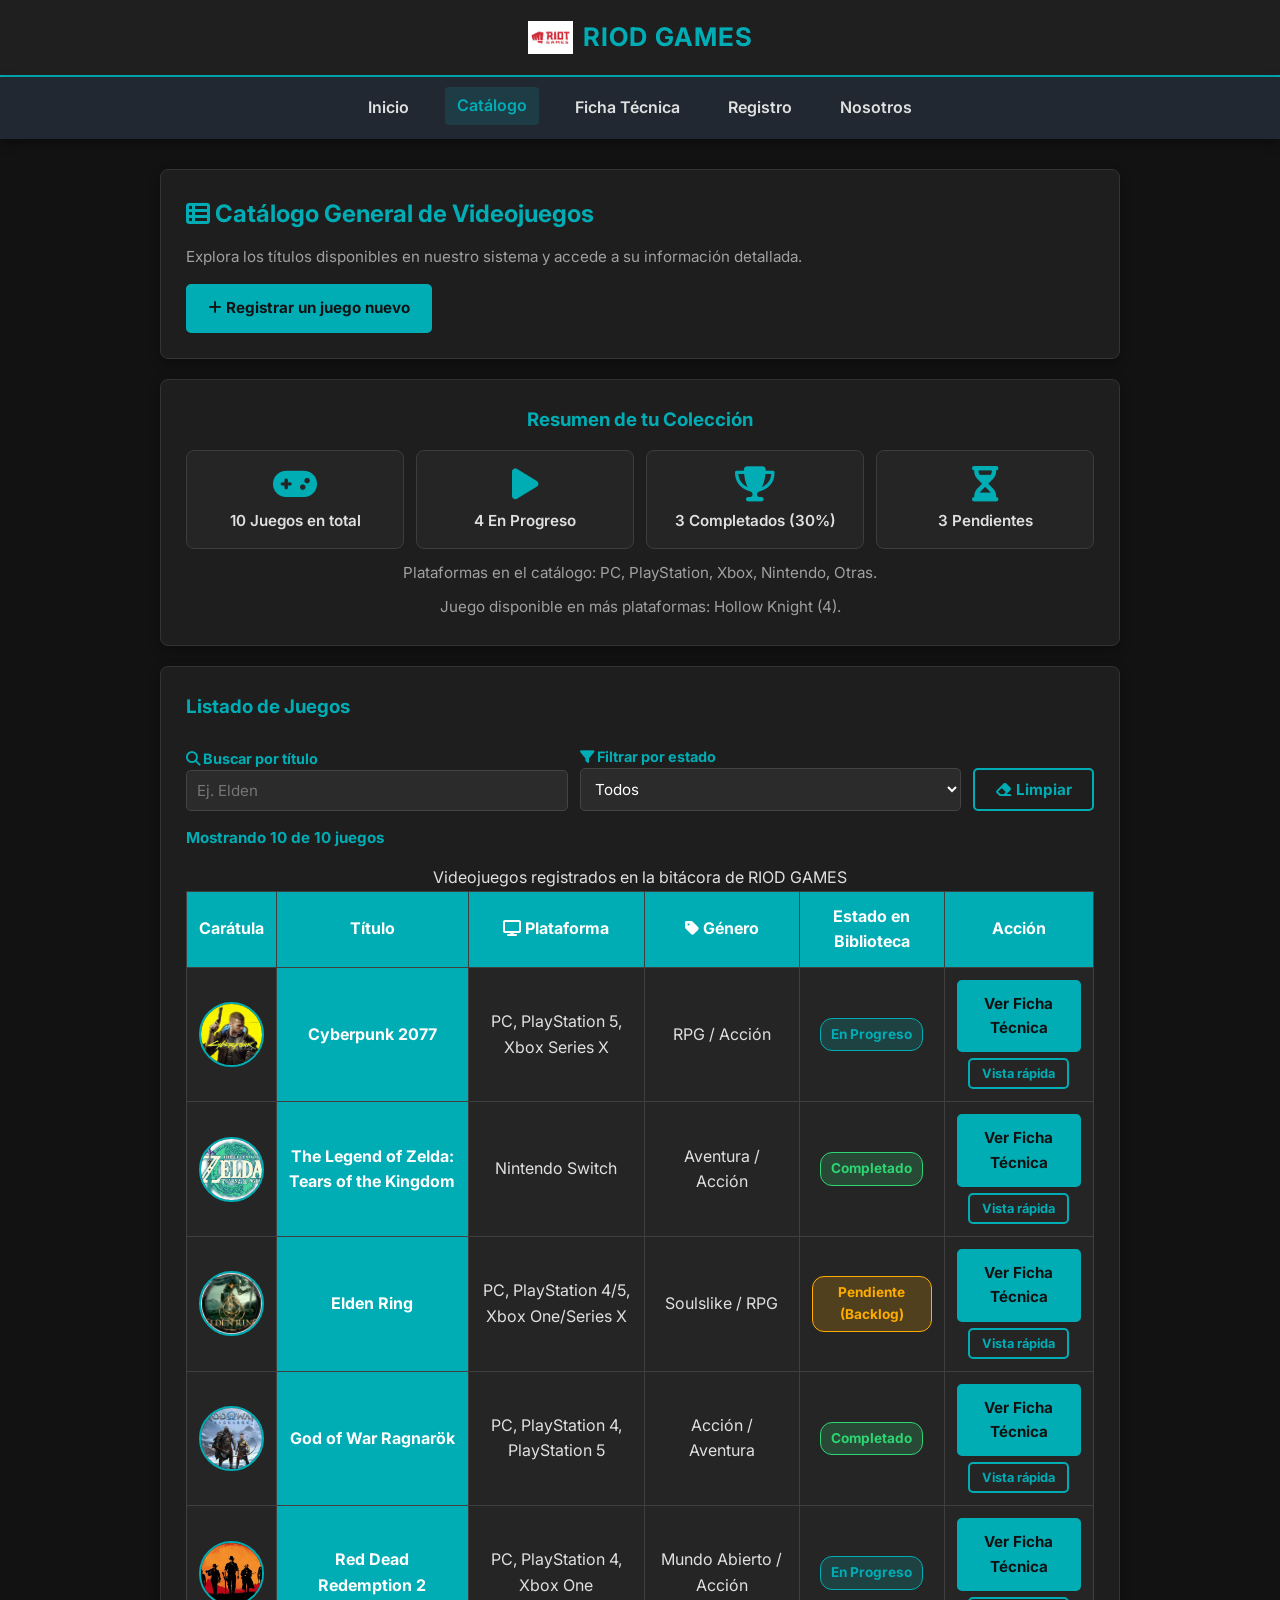
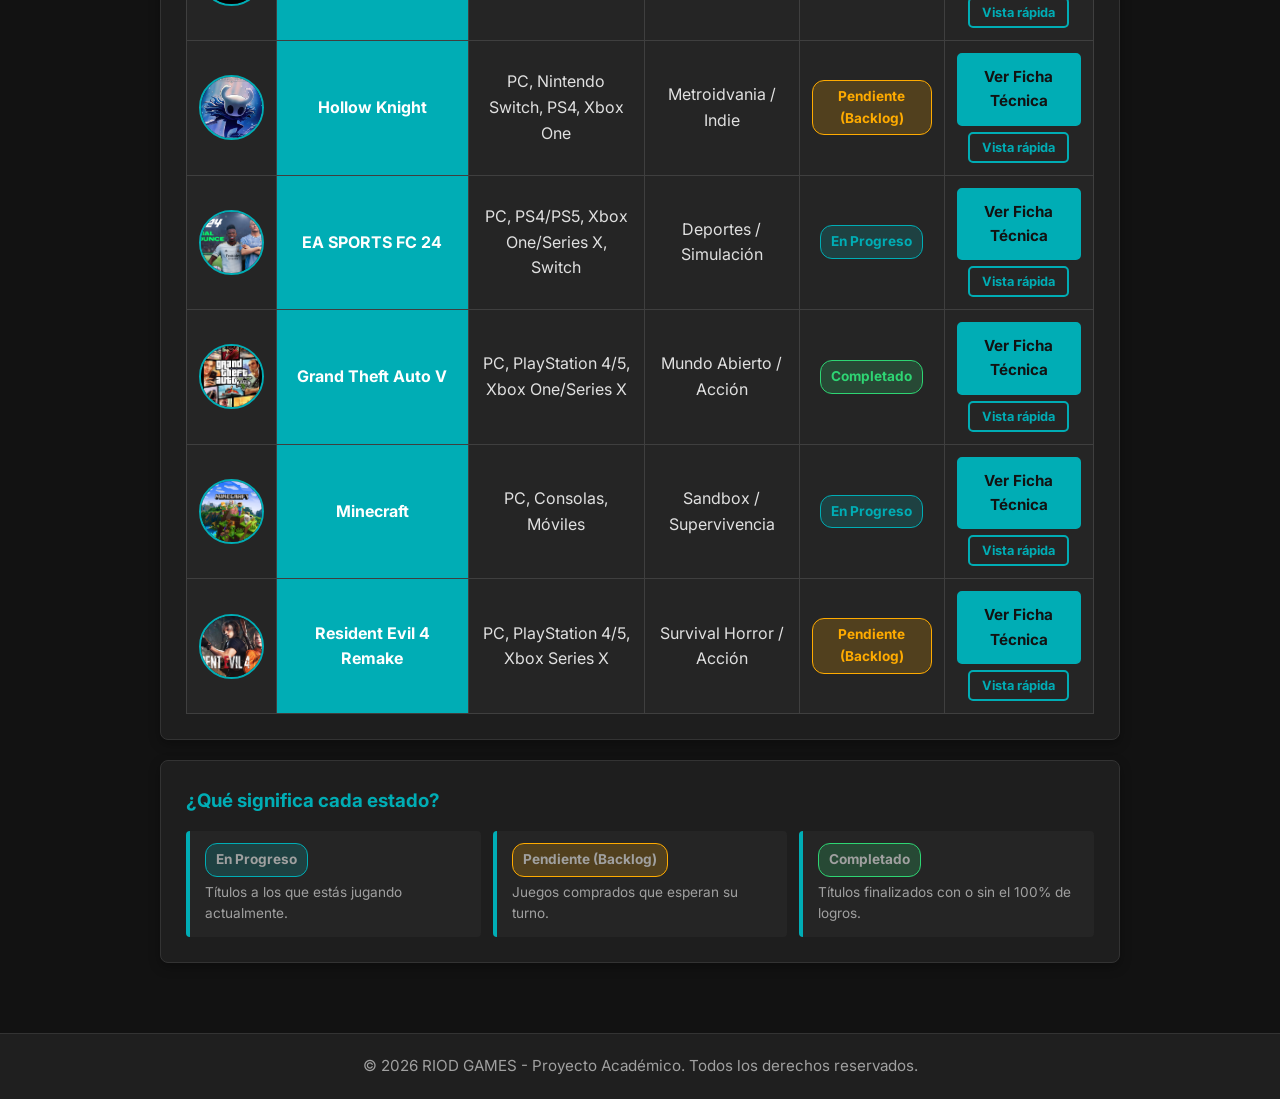
<file: MIPAGINAWEB/listado.html>
<!DOCTYPE html>
<html lang="es">
<head>
    <meta charset="UTF-8">
    <meta name="viewport" content="width=device-width, initial-scale=1.0">
    <meta name="description" content="Catálogo general de videojuegos de RIOD GAMES con plataforma, género y estado en tu biblioteca.">
    <title>RIOD GAMES - Catálogo de Juegos</title>
    <link rel="stylesheet" href="https://cdnjs.cloudflare.com/ajax/libs/font-awesome/6.5.1/css/all.min.css">
    <link rel="stylesheet" href="css/styles.css">
</head>
<body>

    <header>
        <img src="img/logo.png" alt="Logo RIOD GAMES" class="header-logo">
        <h1>RIOD GAMES</h1>
    </header>

    <button type="button" class="hamburguesa" id="btnMenu" aria-label="Abrir menú" aria-expanded="false" aria-controls="menu">☰</button>

    <nav class="menu" id="menu">
        <a href="index.html">Inicio</a>
        <a href="listado.html" class="active">Catálogo</a>
        <a href="detalle.html">Ficha Técnica</a>
        <a href="registro.html">Registro</a>
        <a href="nosotros.html">Nosotros</a>
    </nav>

    <main>

        <section>
            <h2><i class="fa-solid fa-table-list"></i> Catálogo General de Videojuegos</h2>
            <p>Explora los títulos disponibles en nuestro sistema y accede a su información detallada.</p>
            <p style="margin-top: 15px;">
                <a href="registro.html" class="btn-primary"><i class="fa-solid fa-plus"></i> Registrar un juego nuevo</a>
            </p>
        </section>

        <section class="platforms-bar-section">
            <h3>Resumen de tu Colección</h3>
            <div class="platforms-grid">
                <div class="platform-card">
                    <i class="fa-solid fa-gamepad platform-icon-brand"></i>
                    <span><span id="total-juegos">10</span> Juegos en total</span>
                </div>
                <div class="platform-card">
                    <i class="fa-solid fa-play platform-icon-brand"></i>
                    <span><span id="total-progreso">4</span> En Progreso</span>
                </div>
                <div class="platform-card">
                    <i class="fa-solid fa-trophy platform-icon-brand"></i>
                    <span><span id="total-completado">3</span> Completados (<span id="porcentaje-completado">30%</span>)</span>
                </div>
                <div class="platform-card">
                    <i class="fa-solid fa-hourglass-half platform-icon-brand"></i>
                    <span><span id="total-backlog">3</span> Pendientes</span>
                </div>
            </div>
            <p id="info-plataformas" style="margin-top: 12px;"></p>
            <p id="info-maximo"></p>
        </section>

        <section>
            <h3>Listado de Juegos</h3>

            <div class="filtros">
                <div>
                    <label for="buscador"><i class="fa-solid fa-magnifying-glass"></i> Buscar por título</label>
                    <input type="text" id="buscador" placeholder="Ej. Elden">
                </div>
                <div>
                    <label for="filtro-estado"><i class="fa-solid fa-filter"></i> Filtrar por estado</label>
                    <select id="filtro-estado">
                        <option value="todos">Todos</option>
                        <option value="progreso">En Progreso</option>
                        <option value="completado">Completado</option>
                        <option value="backlog">Pendiente (Backlog)</option>
                    </select>
                </div>
                <div style="flex: 0 0 auto; min-width: 0;">
                    <button type="button" class="btn-secondary" id="btnLimpiarFiltros"><i class="fa-solid fa-eraser"></i> Limpiar</button>
                </div>
            </div>
            <p id="contador-resultados" style="color: var(--primary); font-weight: bold;"></p>

            <div class="table-container">
                <table id="tabla-juegos">
                    <caption>Videojuegos registrados en la bitácora de RIOD GAMES</caption>
                    <thead>
                        <tr>
                            <th scope="col">Carátula</th>
                            <th scope="col">Título</th>
                            <th scope="col"><i class="fa-solid fa-display"></i> Plataforma</th>
                            <th scope="col"><i class="fa-solid fa-tag"></i> Género</th>
                            <th scope="col">Estado en Biblioteca</th>
                            <th scope="col">Acción</th>
                        </tr>
                    </thead>
                    <tbody id="cuerpo-tabla">
                        
                    </tbody>
                </table>
            </div>
            <p id="sin-resultados" class="mensaje-vacio oculto">No se encontraron juegos con esos filtros.</p>
        </section>

        <section>
            <h3>¿Qué significa cada estado?</h3>
            <div class="grid-estados">
                <div class="status-badge status-progreso">
                    <strong><span class="badge badge-progreso">En Progreso</span></strong>
                    <span>Títulos a los que estás jugando actualmente.</span>
                </div>
                <div class="status-badge status-backlog">
                    <strong><span class="badge badge-backlog">Pendiente (Backlog)</span></strong>
                    <span>Juegos comprados que esperan su turno.</span>
                </div>
                <div class="status-badge status-completado">
                    <strong><span class="badge badge-completado">Completado</span></strong>
                    <span>Títulos finalizados con o sin el 100% de logros.</span>
                </div>
            </div>
        </section>

    </main>

    <dialog class="ventana" id="ventana" aria-labelledby="tituloVentana">
        <div class="contenido">
            <button type="button" class="cerrar" data-cerrar aria-label="Cerrar ventana">✕</button>
            <h3 id="tituloVentana">Título</h3>
            <div id="cuerpoVentana"></div>
            <div class="hero-buttons" style="justify-content: flex-start;">
                <a href="detalle.html" id="enlaceVentana" class="btn-primary"><i class="fa-solid fa-circle-info"></i> Ver ficha completa</a>
                <button type="button" class="btn-secondary" data-cerrar>Cerrar</button>
            </div>
        </div>
    </dialog>

    <footer>
        <p>&copy; 2026 RIOD GAMES - Proyecto Académico. Todos los derechos reservados.</p>
    </footer>

    <script src="JS/app.js"></script>

</body>
</html>
</file>
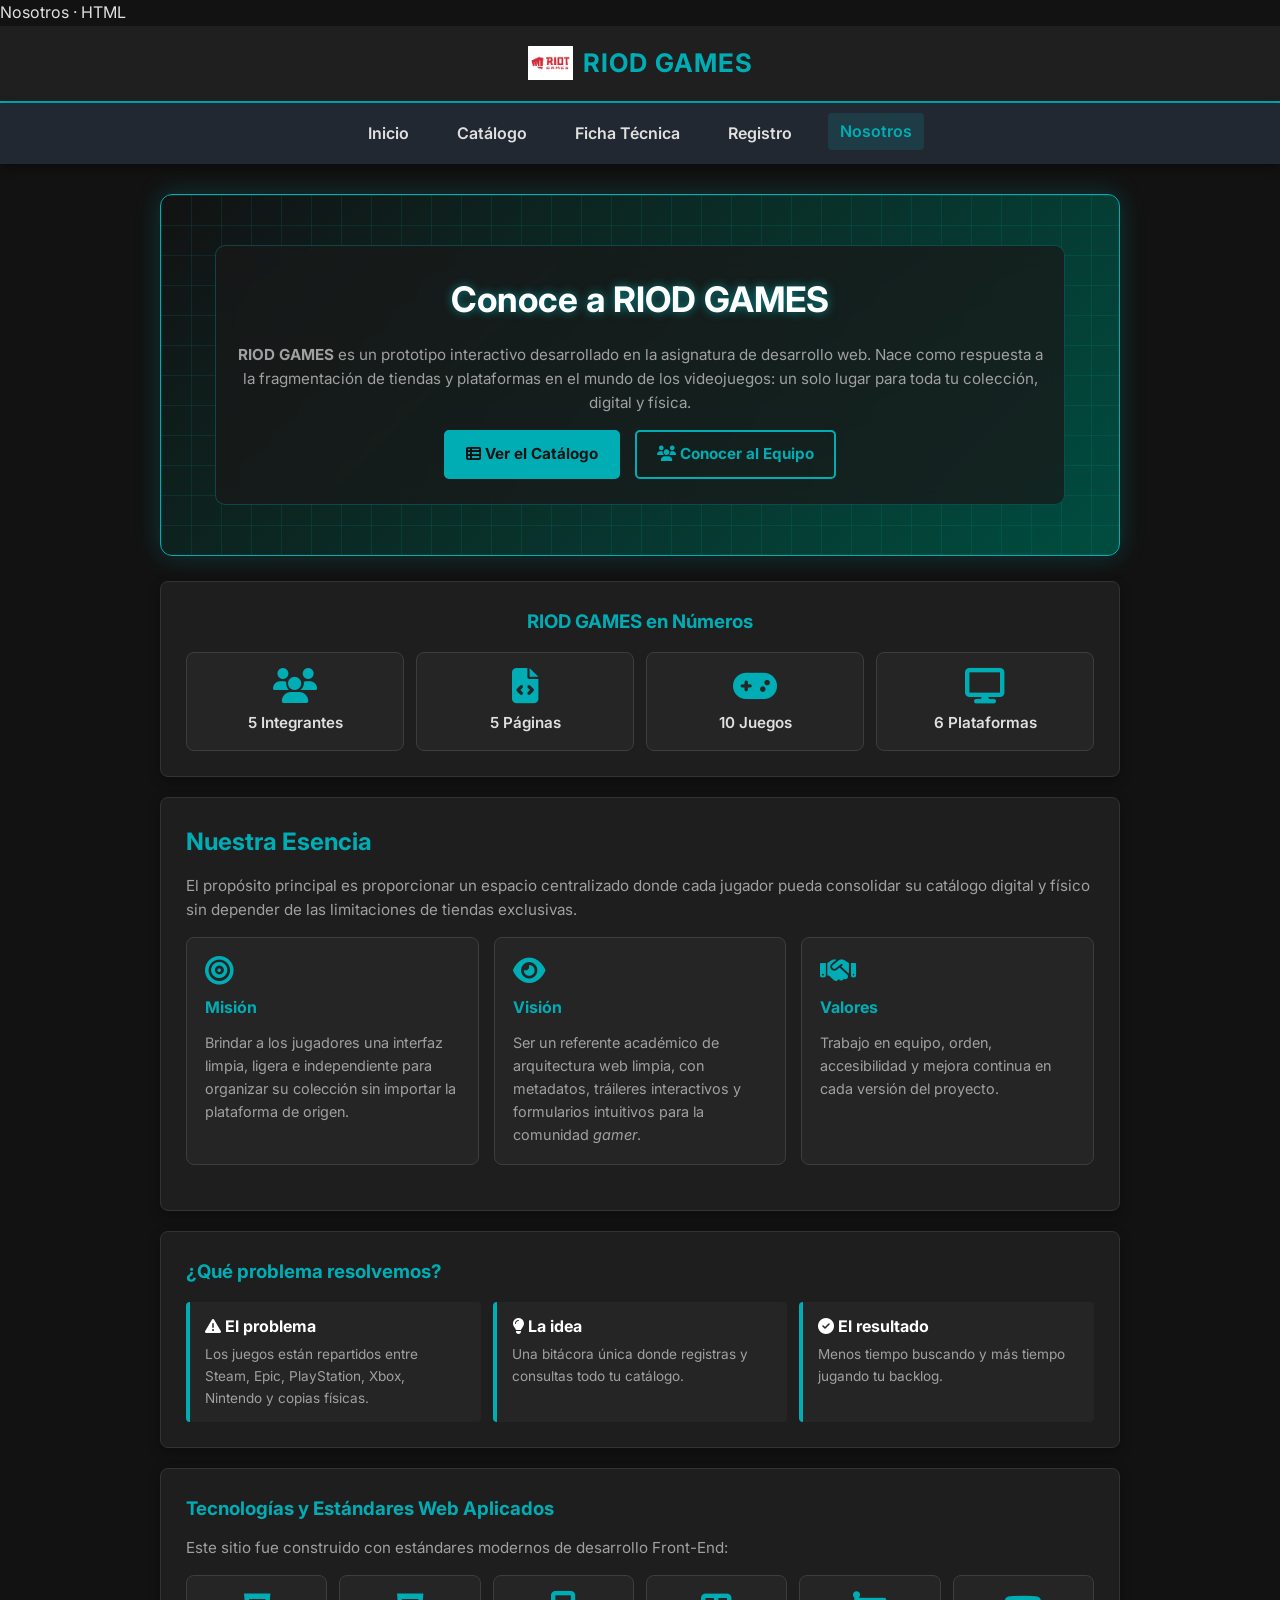
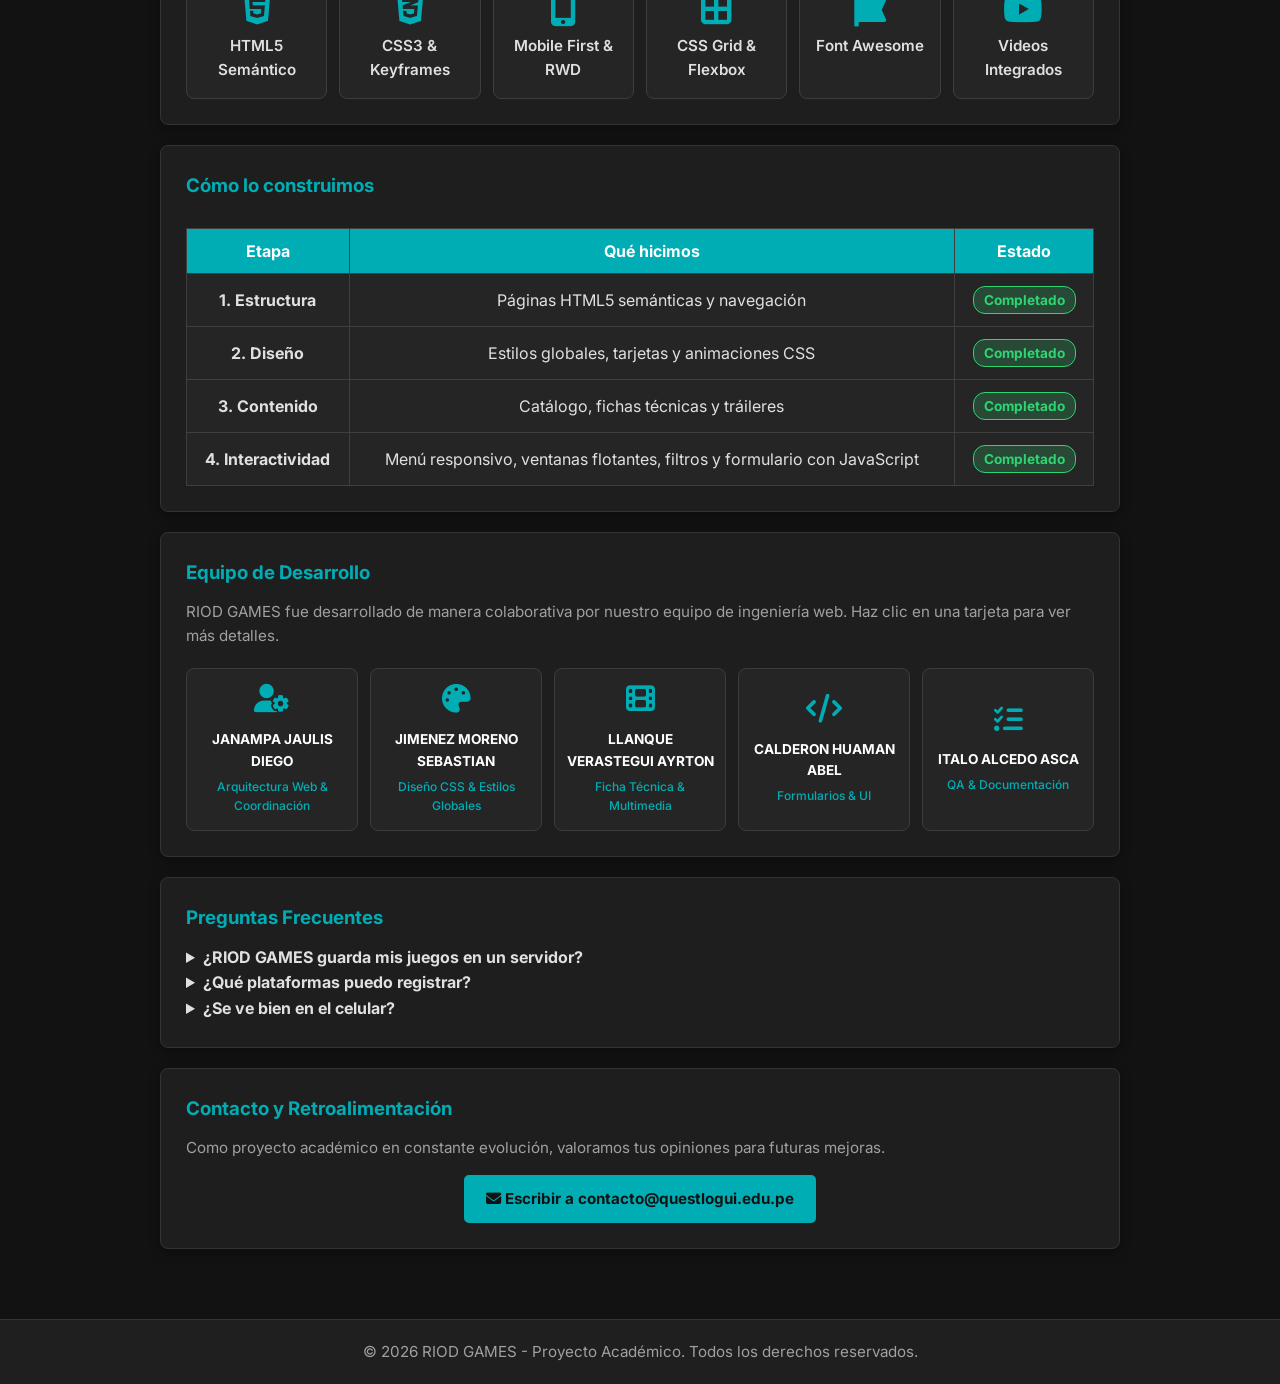
<file: MIPAGINAWEB/nosotros.html>
Nosotros · HTML
<!DOCTYPE html>
<html lang="es">
<head>
    <meta charset="UTF-8">
    <meta name="viewport" content="width=device-width, initial-scale=1.0">
    <title>RIOD GAMES - Acerca de Nosotros</title>
    <link rel="stylesheet" href="https://cdnjs.cloudflare.com/ajax/libs/font-awesome/6.5.1/css/all.min.css">
    <link rel="stylesheet" href="css/styles.css">
</head>
<body>
 
    <header>
        <img src="img/logo.png" alt="Logo RIOD GAMES" class="header-logo">
        <h1>RIOD GAMES</h1>
    </header>
 
    <button type="button" class="hamburguesa" id="btnMenu" aria-label="Abrir menú" aria-expanded="false" aria-controls="menu">☰</button>
 
    <nav class="menu" id="menu">
        <a href="index.html">Inicio</a>
        <a href="listado.html">Catálogo</a>
        <a href="detalle.html">Ficha Técnica</a>
        <a href="registro.html">Registro</a>
        <a href="nosotros.html" class="active">Nosotros</a>
    </nav>
 
    <main>
 
        <!-- 1. PORTADA CON FONDO ANIMADO -->
        <section class="hero-animated-section">
            <div class="hero-glass-card">
                <h2>Conoce a RIOD GAMES</h2>
                <p>
                    <strong>RIOD GAMES</strong> es un prototipo interactivo desarrollado en la asignatura de desarrollo web.
                    Nace como respuesta a la fragmentación de tiendas y plataformas en el mundo de los videojuegos:
                    un solo lugar para toda tu colección, digital y física.
                </p>
                <div class="hero-buttons">
                    <a href="listado.html" class="btn-primary"><i class="fa-solid fa-table-list"></i> Ver el Catálogo</a>
                    <a href="#equipo" class="btn-secondary"><i class="fa-solid fa-users"></i> Conocer al Equipo</a>
                </div>
            </div>
        </section>
 
        <!-- 2. RIOD GAMES EN NÚMEROS -->
        <section class="platforms-bar-section">
            <h3>RIOD GAMES en Números</h3>
            <div class="platforms-grid">
                <div class="platform-card">
                    <i class="fa-solid fa-users platform-icon-brand"></i>
                    <span><span id="stat-integrantes">5</span> Integrantes</span>
                </div>
                <div class="platform-card">
                    <i class="fa-solid fa-file-code platform-icon-brand"></i>
                    <span>5 Páginas</span>
                </div>
                <div class="platform-card">
                    <i class="fa-solid fa-gamepad platform-icon-brand"></i>
                    <span><span id="stat-juegos">10</span> Juegos</span>
                </div>
                <div class="platform-card">
                    <i class="fa-solid fa-display platform-icon-brand"></i>
                    <span>6 Plataformas</span>
                </div>
            </div>
        </section>
 
        <section>
            <h2>Nuestra Esencia</h2>
            <p>
                El propósito principal es proporcionar un espacio centralizado donde cada jugador pueda consolidar
                su catálogo digital y físico sin depender de las limitaciones de tiendas exclusivas.
            </p>
 
            <div class="grid-caracteristicas">
                <article class="card-feature">
                    <div class="card-icon"><i class="fa-solid fa-bullseye"></i></div>
                    <h4>Misión</h4>
                    <p>Brindar a los jugadores una interfaz limpia, ligera e independiente para organizar su colección sin importar la plataforma de origen.</p>
                </article>
                <article class="card-feature">
                    <div class="card-icon"><i class="fa-solid fa-eye"></i></div>
                    <h4>Visión</h4>
                    <p>Ser un referente académico de arquitectura web limpia, con metadatos, tráileres interactivos y formularios intuitivos para la comunidad <em>gamer</em>.</p>
                </article>
                <article class="card-feature">
                    <div class="card-icon"><i class="fa-solid fa-handshake"></i></div>
                    <h4>Valores</h4>
                    <p>Trabajo en equipo, orden, accesibilidad y mejora continua en cada versión del proyecto.</p>
                </article>
            </div>
        </section>
 
        <section>
            <h3>¿Qué problema resolvemos?</h3>
            <div class="grid-estados">
                <div class="status-badge status-abandonado">
                    <strong><i class="fa-solid fa-triangle-exclamation"></i> El problema</strong>
                    <span>Los juegos están repartidos entre Steam, Epic, PlayStation, Xbox, Nintendo y copias físicas.</span>
                </div>
                <div class="status-badge status-progreso">
                    <strong><i class="fa-solid fa-lightbulb"></i> La idea</strong>
                    <span>Una bitácora única donde registras y consultas todo tu catálogo.</span>
                </div>
                <div class="status-badge status-completado">
                    <strong><i class="fa-solid fa-circle-check"></i> El resultado</strong>
                    <span>Menos tiempo buscando y más tiempo jugando tu backlog.</span>
                </div>
            </div>
        </section>
 
        <section>
            <h3>Tecnologías y Estándares Web Aplicados</h3>
            <p>Este sitio fue construido con estándares modernos de desarrollo Front-End:</p>
 
            <div class="platforms-grid">
                <div class="platform-card">
                    <i class="fa-brands fa-html5 platform-icon-brand"></i>
                    <span>HTML5 Semántico</span>
                </div>
                <div class="platform-card">
                    <i class="fa-brands fa-css3-alt platform-icon-brand"></i>
                    <span>CSS3 &amp; Keyframes</span>
                </div>
                <div class="platform-card">
                    <i class="fa-solid fa-mobile-screen-button platform-icon-brand"></i>
                    <span>Mobile First &amp; RWD</span>
                </div>
                <div class="platform-card">
                    <i class="fa-solid fa-border-all platform-icon-brand"></i>
                    <span>CSS Grid &amp; Flexbox</span>
                </div>
                <div class="platform-card">
                    <i class="fa-brands fa-font-awesome platform-icon-brand"></i>
                    <span>Font Awesome</span>
                </div>
                <div class="platform-card">
                    <i class="fa-brands fa-youtube platform-icon-brand"></i>
                    <span>Videos Integrados</span>
                </div>
            </div>
        </section>
 
        <section>
            <h3>Cómo lo construimos</h3>
            <div class="table-container">
                <table>
                    <thead>
                        <tr>
                            <th>Etapa</th>
                            <th>Qué hicimos</th>
                            <th>Estado</th>
                        </tr>
                    </thead>
                    <tbody>
                        <tr>
                            <td><strong>1. Estructura</strong></td>
                            <td>Páginas HTML5 semánticas y navegación</td>
                            <td><span class="badge badge-completado">Completado</span></td>
                        </tr>
                        <tr>
                            <td><strong>2. Diseño</strong></td>
                            <td>Estilos globales, tarjetas y animaciones CSS</td>
                            <td><span class="badge badge-completado">Completado</span></td>
                        </tr>
                        <tr>
                            <td><strong>3. Contenido</strong></td>
                            <td>Catálogo, fichas técnicas y tráileres</td>
                            <td><span class="badge badge-completado">Completado</span></td>
                        </tr>
                        <tr>
                            <td><strong>4. Interactividad</strong></td>
                            <td>Menú responsivo, ventanas flotantes, filtros y formulario con JavaScript</td>
                            <td><span class="badge badge-completado">Completado</span></td>
                        </tr>
                    </tbody>
                </table>
            </div>
        </section>
 
        <section id="equipo">
            <h3>Equipo de Desarrollo</h3>
            <p>RIOD GAMES fue desarrollado de manera colaborativa por nuestro equipo de ingeniería web. Haz clic en una tarjeta para ver más detalles.</p>
 
            <div class="team-grid">
                <div class="team-card" data-indice="0">
                    <div class="card-icon"><i class="fa-solid fa-user-gear"></i></div>
                    <h4>JANAMPA JAULIS DIEGO</h4>
                    <p class="role-badge">Arquitectura Web &amp; Coordinación</p>
                </div>
                <div class="team-card" data-indice="1">
                    <div class="card-icon"><i class="fa-solid fa-palette"></i></div>
                    <h4>JIMENEZ MORENO SEBASTIAN</h4>
                    <p class="role-badge">Diseño CSS &amp; Estilos Globales</p>
                </div>
                <div class="team-card" data-indice="2">
                    <div class="card-icon"><i class="fa-solid fa-film"></i></div>
                    <h4>LLANQUE VERASTEGUI AYRTON</h4>
                    <p class="role-badge">Ficha Técnica &amp; Multimedia</p>
                </div>
                <div class="team-card" data-indice="3">
                    <div class="card-icon"><i class="fa-solid fa-code"></i></div>
                    <h4>CALDERON HUAMAN ABEL</h4>
                    <p class="role-badge">Formularios &amp; UI</p>
                </div>
                <div class="team-card" data-indice="4">
                    <div class="card-icon"><i class="fa-solid fa-list-check"></i></div>
                    <h4>ITALO ALCEDO ASCA</h4>
                    <p class="role-badge">QA &amp; Documentación</p>
                </div>
            </div>
        </section>
 
        <section>
            <h3>Preguntas Frecuentes</h3>
            <details>
                <summary><strong>¿RIOD GAMES guarda mis juegos en un servidor?</strong></summary>
                <p>Por ahora es un prototipo académico: el registro guarda los juegos solo en la memoria de la página y se vacía al recargar.</p>
            </details>
            <details>
                <summary><strong>¿Qué plataformas puedo registrar?</strong></summary>
                <p>Steam, Epic Games, PlayStation, Xbox, Nintendo y copias físicas.</p>
            </details>
            <details>
                <summary><strong>¿Se ve bien en el celular?</strong></summary>
                <p>Sí, el diseño es Mobile First y se adapta a pantallas pequeñas y grandes.</p>
            </details>
        </section>
 
        <section>
            <h3>Contacto y Retroalimentación</h3>
            <p>Como proyecto académico en constante evolución, valoramos tus opiniones para futuras mejoras.</p>
            <p style="text-align: center; margin-top: 15px;">
                <a href="mailto:contacto@questlogui.edu.pe" class="btn-primary">
                    <i class="fa-solid fa-envelope"></i> Escribir a contacto@questlogui.edu.pe
                </a>
            </p>
        </section>
 
    </main>
 
    <dialog class="ventana" id="ventana" aria-labelledby="tituloVentana">
        <div class="contenido" style="text-align: center;">
            <button type="button" class="cerrar" data-cerrar aria-label="Cerrar ventana">✕</button>
            <h3 id="tituloVentana">Título</h3>
            <div id="cuerpoVentana"></div>
            <p style="margin-top: 15px;"><button type="button" class="btn-primary" data-cerrar>Cerrar</button></p>
        </div>
    </dialog>
 
    <footer>
        <p>&copy; 2026 RIOD GAMES - Proyecto Académico. Todos los derechos reservados.</p>
    </footer>
 
    <script src="JS/app.js"></script>
 
</body>
</html>
</file>
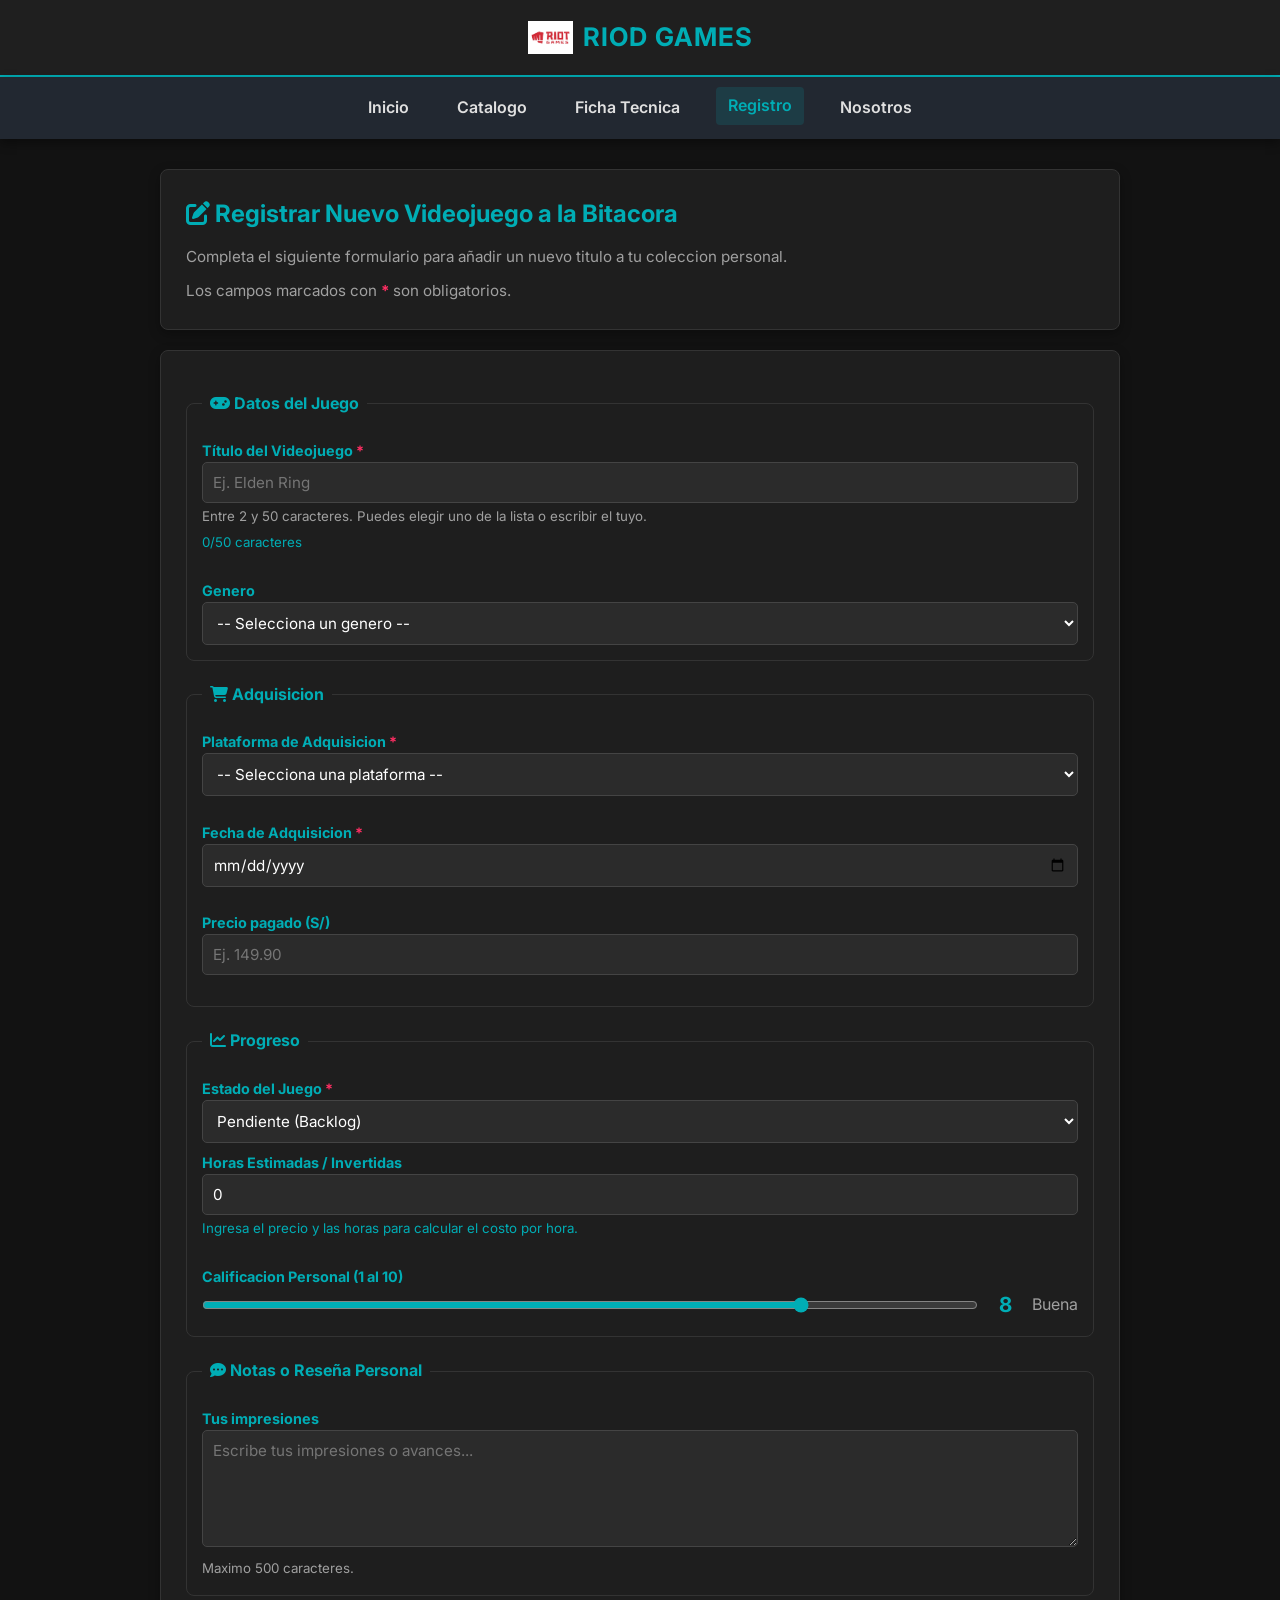
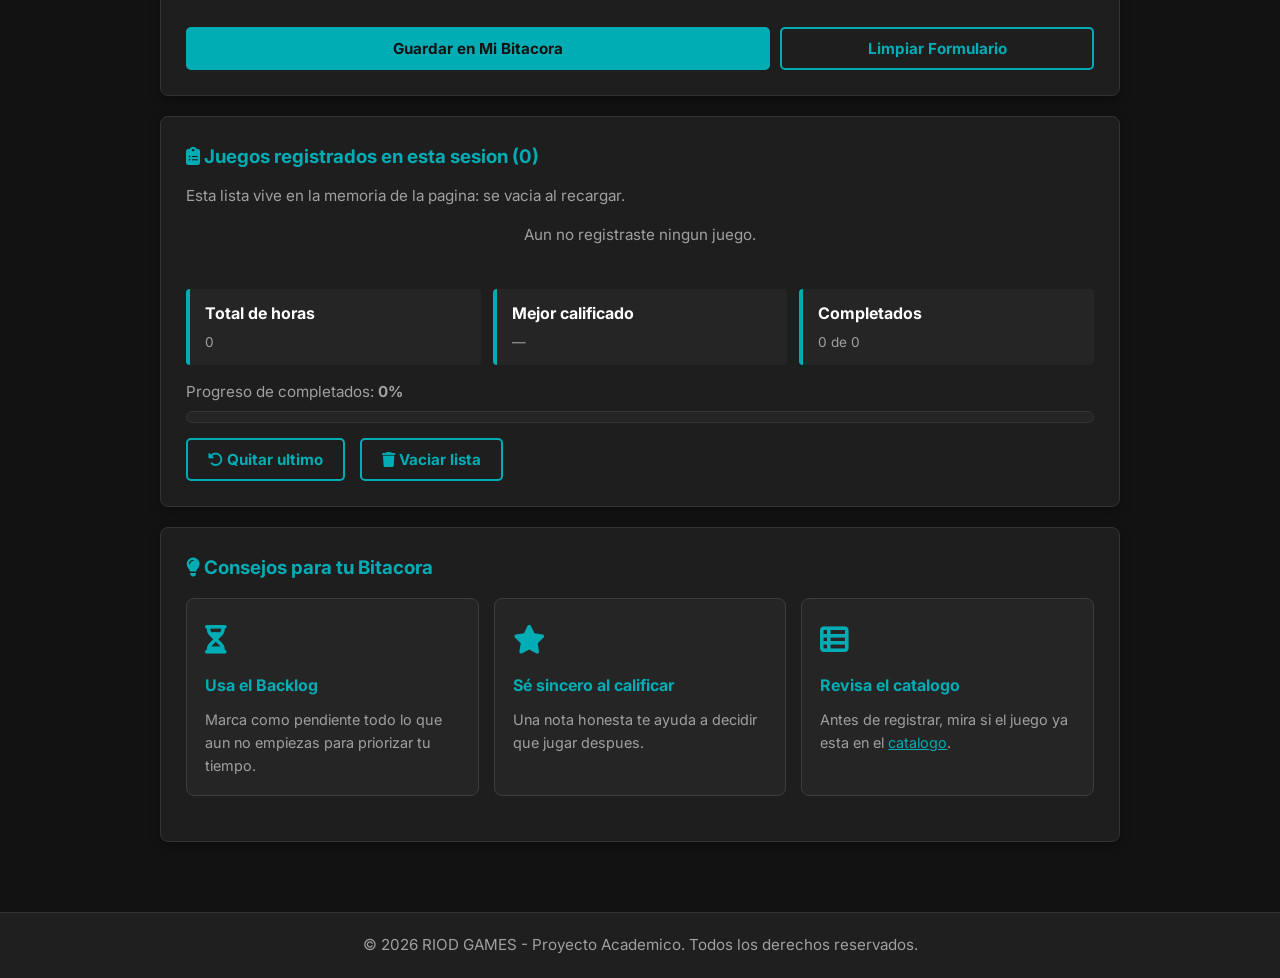
<file: MIPAGINAWEB/registro.html>
<!DOCTYPE html>
<html lang="es">
<head>
    <meta charset="UTF-8">
    <meta name="viewport" content="width=device-width, initial-scale=1.0">
    <meta name="description" content="Registra un nuevo videojuego en tu bitacora de RIOD GAMES: plataforma, fecha, horas, calificacion y estado.">
    <title>RIOD GAMES - Registro de Juego</title>
    <link rel="stylesheet" href="https://cdnjs.cloudflare.com/ajax/libs/font-awesome/6.5.1/css/all.min.css">
    <link rel="stylesheet" href="css/styles.css">
</head>
<body>
 
    <header>
        <img src="img/logo.png" alt="Logo RIOD GAMES" class="header-logo">
        <h1>RIOD GAMES</h1>
    </header>
 
    <button type="button" class="hamburguesa" id="btnMenu" aria-label="Abrir menu" aria-expanded="false" aria-controls="menu">☰</button>
 
    <nav class="menu" id="menu">
        <a href="index.html">Inicio</a>
        <a href="listado.html">Catalogo</a>
        <a href="detalle.html">Ficha Tecnica</a>
        <a href="registro.html" class="active">Registro</a>
        <a href="nosotros.html">Nosotros</a>
    </nav>
 
    <main>
 
        <section>
            <h2><i class="fa-solid fa-pen-to-square"></i> Registrar Nuevo Videojuego a la Bitacora</h2>
            <p>Completa el siguiente formulario para añadir un nuevo titulo a tu coleccion personal.</p>
            <p>Los campos marcados con <span style="color: var(--primary-active); font-weight: bold;">*</span> son obligatorios.</p>
        </section>

        <section>
            <form id="form-registro" action="#" method="get" autocomplete="off" novalidate>
 
                
                <fieldset style="border: 1px solid var(--border-color); border-radius: 8px; padding: 15px; margin-bottom: 15px;">
                    <legend style="color: var(--primary); font-weight: bold; padding: 0 8px;">
                        <i class="fa-solid fa-gamepad"></i> Datos del Juego
                    </legend>
 
                    <label for="titulo">Título del Videojuego <span style="color: var(--primary-active);">*</span></label>
                    <input type="text" id="titulo" name="titulo" list="lista-juegos"
                           placeholder="Ej. Elden Ring" minlength="2" maxlength="50"
                           aria-describedby="ayuda-titulo" required>
                    <datalist id="lista-juegos">
                        <option value="Cyberpunk 2077"></option>
                        <option value="The Legend of Zelda: Tears of the Kingdom"></option>
                        <option value="Elden Ring"></option>
                        <option value="God of War Ragnarök"></option>
                        <option value="Red Dead Redemption 2"></option>
                        <option value="Hollow Knight"></option>
                        <option value="EA SPORTS FC 24"></option>
                        <option value="Grand Theft Auto V"></option>
                        <option value="Minecraft"></option>
                        <option value="Resident Evil 4 Remake"></option>
                    </datalist>
                    <small id="ayuda-titulo" style="color: var(--text-muted);">Entre 2 y 50 caracteres. Puedes elegir uno de la lista o escribir el tuyo.</small>
                    <br><small id="contador-titulo" style="color: var(--primary);">0/50 caracteres</small>
                    <small class="msg-error" id="error-titulo"></small>
 
                    <label for="genero">Genero</label>
                    <select id="genero" name="genero">
                        <option value="" selected>-- Selecciona un genero --</option>
                        <option value="rpg">RPG</option>
                        <option value="accion">Accion</option>
                        <option value="aventura">Aventura</option>
                        <option value="mundo-abierto">Mundo Abierto</option>
                        <option value="deportes">Deportes</option>
                        <option value="terror">Survival Horror</option>
                        <option value="indie">Indie / Metroidvania</option>
                        <option value="otro">Otro</option>
                    </select>
                </fieldset>
 
 
                <fieldset style="border: 1px solid var(--border-color); border-radius: 8px; padding: 15px; margin-bottom: 15px;">
                    <legend style="color: var(--primary); font-weight: bold; padding: 0 8px;">
                        <i class="fa-solid fa-cart-shopping"></i> Adquisicion
                    </legend>
 
                    <label for="plataforma">Plataforma de Adquisicion <span style="color: var(--primary-active);">*</span></label>
                    <select id="plataforma" name="plataforma" required>
                        <option value="" disabled selected>-- Selecciona una plataforma --</option>
                        <option value="steam">Steam (PC)</option>
                        <option value="epic">Epic Games Store</option>
                        <option value="playstation">PlayStation Network</option>
                        <option value="xbox">Xbox Game Pass / Store</option>
                        <option value="nintendo">Nintendo eShop</option>
                        <option value="fisico">Copia Fisica</option>
                    </select>
                    <small id="msg-plataforma" style="color: var(--primary);"></small>
                    <small class="msg-error" id="error-plataforma"></small>
 
                    <label for="fecha">Fecha de Adquisicion <span style="color: var(--primary-active);">*</span></label>
                    <input type="date" id="fecha" name="fecha" min="1990-01-01" required>
                    <small class="msg-error" id="error-fecha"></small>
 
                    <label for="precio">Precio pagado (S/)</label>
                    <input type="number" id="precio" name="precio" min="0" max="9999" step="0.01" placeholder="Ej. 149.90">
                    <small class="msg-error" id="error-precio"></small>
                </fieldset>
 
                
                <fieldset style="border: 1px solid var(--border-color); border-radius: 8px; padding: 15px; margin-bottom: 15px;">
                    <legend style="color: var(--primary); font-weight: bold; padding: 0 8px;">
                        <i class="fa-solid fa-chart-line"></i> Progreso
                    </legend>
 
                    <label for="estado">Estado del Juego <span style="color: var(--primary-active);">*</span></label>
                    <select id="estado" name="estado" required>
                        <option value="pendiente">Pendiente (Backlog)</option>
                        <option value="jugando">En Progreso</option>
                        <option value="completado">Completado</option>
                        <option value="abandonado">Abandonado</option>
                    </select>
 
                    <label for="horas">Horas Estimadas / Invertidas</label>
                    <input type="number" id="horas" name="horas" min="0" max="9999" step="1" placeholder="Ej. 45" value="0">
                    <small id="msg-costo" style="color: var(--primary);"></small>
                    <small class="msg-error" id="error-horas"></small>
 
                    <label for="rating">Calificacion Personal (1 al 10)</label>
                    <div style="display: flex; align-items: center; gap: 12px;">
                        <input type="range" id="rating" name="rating" min="1" max="10" value="8"
                               style="flex: 1;">
                        <output id="rating-valor" for="rating"
                                style="color: var(--primary); font-weight: bold; font-size: 1.3rem; min-width: 30px; text-align: center;">8</output>
                        <span id="rating-texto" style="color: var(--text-muted);">Buena</span>
                    </div>
 
                    <label for="logros" id="grupo-logros" class="oculto" style="margin-top: 15px;">
                        <input type="checkbox" id="logros" name="logros" value="si">
                        Complete el 100% de los logros
                    </label>
                </fieldset>
 
                
                <fieldset style="border: 1px solid var(--border-color); border-radius: 8px; padding: 15px; margin-bottom: 15px;">
                    <legend style="color: var(--primary); font-weight: bold; padding: 0 8px;">
                        <i class="fa-solid fa-comment-dots"></i> Notas o Reseña Personal
                    </legend>
 
                    <label for="notas">Tus impresiones</label>
                    <textarea id="notas" name="notas" rows="5" maxlength="500"
                              placeholder="Escribe tus impresiones o avances..."
                              aria-describedby="ayuda-notas"></textarea>
                    <small id="ayuda-notas" style="color: var(--text-muted);">Maximo 500 caracteres.</small>
                </fieldset>
 
                <!-- Botones -->
                <div style="display: flex; gap: 10px; margin-top: 10px;">
                    <input type="submit" value="Guardar en Mi Bitacora" class="btn-primary" style="flex: 2;">
                    <input type="reset" value="Limpiar Formulario" id="btnLimpiar" class="btn-secondary" style="flex: 1; text-align: center;">
                </div>
            </form>
        </section>
 
        
        <section>
            <h3><i class="fa-solid fa-clipboard-list"></i> Juegos registrados en esta sesion (<span id="contador-registrados">0</span>)</h3>
            <p>Esta lista vive en la memoria de la pagina: se vacia al recargar.</p>
            <p id="msg-exito" class="mensaje-ok"></p>
            <ul id="lista-registrados" class="lista-registrados"></ul>
            <p id="vacio-registrados" class="mensaje-vacio">Aun no registraste ningun juego.</p>
            <p id="msg-lista" class="msg-error"></p>
 
            <div class="grid-estados">
                <div class="status-badge">
                    <strong>Total de horas</strong>
                    <span id="total-horas">0</span>
                </div>
                <div class="status-badge">
                    <strong>Mejor calificado</strong>
                    <span id="mejor-juego">—</span>
                </div>
                <div class="status-badge">
                    <strong>Completados</strong>
                    <span id="total-completados">0 de 0</span>
                </div>
            </div>
 
            <p style="margin-top: 15px;">Progreso de completados: <strong id="porcentaje-progreso">0%</strong></p>
            <div class="barra"><div class="barra-relleno" id="barra-progreso"></div></div>
 
            <div class="hero-buttons" style="justify-content: flex-start;">
                <button type="button" class="btn-secondary" id="btnQuitarUltimo"><i class="fa-solid fa-rotate-left"></i> Quitar ultimo</button>
                <button type="button" class="btn-secondary" id="btnVaciar"><i class="fa-solid fa-trash"></i> Vaciar lista</button>
            </div>
        </section>
 
        
        <section>
            <h3><i class="fa-solid fa-lightbulb"></i> Consejos para tu Bitacora</h3>
            <div class="grid-caracteristicas">
                <article class="card-feature">
                    <div class="card-icon"><i class="fa-solid fa-hourglass-half"></i></div>
                    <h4>Usa el Backlog</h4>
                    <p>Marca como pendiente todo lo que aun no empiezas para priorizar tu tiempo.</p>
                </article>
                <article class="card-feature">
                    <div class="card-icon"><i class="fa-solid fa-star"></i></div>
                    <h4>Sé sincero al calificar</h4>
                    <p>Una nota honesta te ayuda a decidir que jugar despues.</p>
                </article>
                <article class="card-feature">
                    <div class="card-icon"><i class="fa-solid fa-table-list"></i></div>
                    <h4>Revisa el catalogo</h4>
                    <p>Antes de registrar, mira si el juego ya esta en el <a href="listado.html" style="color: var(--primary);">catalogo</a>.</p>
                </article>
            </div>
        </section>
 
    </main>
 
        
    <dialog class="ventana" id="ventana" aria-labelledby="tituloVentana">
        <div class="contenido">
            <button type="button" class="cerrar" data-cerrar aria-label="Cerrar ventana">✕</button>
            <h3 id="tituloVentana">Titulo</h3>
            <div id="cuerpoVentana"></div>
            <div class="hero-buttons" style="justify-content: flex-start;">
                <button type="button" class="btn-primary" data-cerrar>Entendido</button>
                <a href="listado.html" class="btn-secondary">Ir al catalogo</a>
            </div>
        </div>
    </dialog>
 
    <footer>
        <p>&copy; 2026 RIOD GAMES - Proyecto Academico. Todos los derechos reservados.</p>
    </footer>
 
    <script src="JS/app.js"></script>
 
</body>
</html>
</file>
<file: MIPAGINAWEB/css/styles.css>
@import url('https://fonts.googleapis.com/css2?family=Inter:wght@400;500;600;700&display=swap');
 
 

:root {
    --bg-main: #121212;
    --bg-card: #1e1e1e;
    --bg-card-alt: #252525;
    --bg-header: #1f1f1f;
    --bg-nav: #222831;
 
    --primary: #00adb5;
    --primary-hover: #00d2dc;
    --primary-active: #ff2e63;
 
    --text-main: #e0e0e0;
    --text-muted: #a0a0a0;
    --border-color: #333333;
    --border-card: #3d3d3d;
 
    --radius: 8px;
    --shadow-card: 0 4px 12px rgba(0, 0, 0, 0.3);
    --shadow-glow: 0 6px 15px rgba(0, 173, 181, 0.25);
}
 
 

* {
    box-sizing: border-box;
    margin: 0;
    padding: 0;
}
 

body {
    background-color: var(--bg-main);
    color: var(--text-main);
    font-family: 'Inter', 'Segoe UI', Arial, sans-serif;
    font-size: 1rem;
    line-height: 1.6;
}
 
h2, h3 {
    color: var(--primary);
    margin-bottom: 12px;
}
 
p, li {
    color: var(--text-muted);
    font-size: 0.95rem;
}
 
p + p {
    margin-top: 10px;
}
 
img, iframe, video {
    max-width: 100%;
    border-radius: 6px;
}
 
img {
    height: auto;
}
 
iframe {
    width: 100%;
    height: 300px;
    border: none;
}
 

header {
    background-color: var(--bg-header);
    border-bottom: 2px solid var(--primary);
    padding: 15px 20px;
    display: flex;
    flex-direction: column;
    align-items: center;
    gap: 10px;
}
 
.header-logo {
    width: 45px;
    height: 45px;
    object-fit: contain;
}
 
header h1 {
    color: var(--primary);
    font-size: 1.6rem;
    letter-spacing: 1px;
}
 
nav {
    background-color: var(--bg-nav);
    display: flex;
    justify-content: center;
    align-items: center;
    flex-wrap: wrap;
    gap: 12px;
    padding: 12px 15px;
    box-shadow: 0 4px 10px rgba(0, 0, 0, 0.4);
}
 
nav a {
    color: var(--text-main);
    text-decoration: none;
    font-weight: 600;
    font-size: 0.9rem;
    padding: 6px 10px;
    border-radius: 4px;
    transition: color 0.3s ease, background-color 0.3s ease, transform 0.2s ease;
}
 
nav a:hover,
nav a.active {
    color: var(--primary);
    background-color: rgba(0, 173, 181, 0.15);
    transform: translateY(-2px);
}
 
main {
    max-width: 1000px;
    margin: 0 auto;
    padding: 15px 10px;
}
 
section {
    background-color: var(--bg-card);
    border: 1px solid var(--border-color);
    border-radius: var(--radius);
    box-shadow: var(--shadow-card);
    padding: 18px;
    margin-bottom: 20px;
}
 
article {
    margin-bottom: 20px;
}
 
footer {
    background-color: var(--bg-header);
    border-top: 1px solid var(--border-color);
    color: var(--text-muted);
    font-size: 0.85rem;
    text-align: center;
    padding: 20px;
    margin-top: 20px;
}
 
 

.hero-animated-section {
    position: relative;
    width: 100%;
    padding: 30px 15px;
    margin-bottom: 25px;
    border-radius: 12px;
    border: 1px solid var(--primary);
    box-shadow: 0 0 25px rgba(0, 173, 181, 0.25);
    overflow: hidden;
    text-align: center;
    background: linear-gradient(-45deg, #0f2027, #203a43, #2c5364, #004d40, #121212);
    background-size: 400% 400%;
    animation: gradientBG 12s ease infinite;
}
 
.hero-animated-section::before {
    content: "";
    position: absolute;
    inset: 0;
    z-index: 1;
    pointer-events: none;
    background-image:
        linear-gradient(rgba(0, 173, 181, 0.12) 1px, transparent 1px),
        linear-gradient(90deg, rgba(0, 173, 181, 0.12) 1px, transparent 1px);
    background-size: 30px 30px;
    animation: gridMove 20s linear infinite;
}
 
.hero-glass-card {
    position: relative;
    z-index: 2;
    max-width: 850px;
    margin: 0 auto;
    padding: 25px 15px;
    background: rgba(25, 25, 25, 0.75);
    -webkit-backdrop-filter: blur(10px);
    backdrop-filter: blur(10px);
    border: 1px solid rgba(0, 173, 181, 0.3);
    border-radius: 10px;
}
 
.hero-glass-card h2 {
    font-size: 1.8rem;
    color: #ffffff;
    text-shadow: 0 0 10px rgba(0, 173, 181, 0.7);
    margin-bottom: 15px;
}
 
.banner-container {
    width: 100%;
    margin-bottom: 15px;
    border-radius: 6px;
    overflow: hidden;
}
 
.banner-img {
    display: block;
    width: 100%;
    height: auto;
    object-fit: cover;
}
 
@supports (aspect-ratio: 16 / 9) {
    .banner-img {
        aspect-ratio: 16 / 9;
    }
}
 
.hero-buttons {
    display: flex;
    justify-content: center;
    flex-wrap: wrap;
    gap: 15px;
    margin-top: 15px;
}
 
.platforms-bar-section {
    text-align: center;
}
 
.platforms-grid {
    display: grid;
    grid-template-columns: repeat(2, 1fr);
    gap: 12px;
    margin-top: 15px;
}
 
.grid-caracteristicas {
    display: grid;
    grid-template-columns: 1fr;
    gap: 15px;
    margin-top: 15px;
}
 
.grid-estados {
    display: grid;
    grid-template-columns: 1fr;
    gap: 12px;
    margin-top: 15px;
}
 
.team-grid {
    display: grid;
    grid-template-columns: repeat(auto-fit, minmax(130px, 1fr));
    gap: 12px;
    margin-top: 20px;
}
 
.platform-card,
.card-feature,
.team-card {
    background-color: var(--bg-card-alt);
    border: 1px solid var(--border-card);
    border-radius: var(--radius);
    text-align: center;
    transition: transform 0.3s ease, border-color 0.3s ease,
                box-shadow 0.3s ease, background-color 0.3s ease;
}
 
.platform-card {
    display: flex;
    flex-direction: column;
    align-items: center;
    gap: 8px;
    padding: 15px 10px;
    color: var(--text-main);
    text-decoration: none;
}
 
.platform-card span {
    font-weight: 600;
    font-size: 0.95rem;
}
 
.platform-icon-brand {
    font-size: 2.2rem;
    color: var(--primary);
    transition: transform 0.3s ease, color 0.3s ease;
}
 
.platform-card:hover {
    background-color: rgba(0, 173, 181, 0.12);
    border-color: var(--primary);
    box-shadow: var(--shadow-glow);
    transform: translateY(-4px);
}
 
.platform-card:hover .platform-icon-brand {
    color: #ffffff;
    transform: scale(1.15);
}
 
.card-feature {
    padding: 18px;
    text-align: left;
}
 
.card-feature h4 {
    color: var(--primary);
    margin-bottom: 10px;
}
 
.card-feature p {
    font-size: 0.9rem;
}
 
.card-icon {
    font-size: 1.8rem;
    color: var(--primary);
    margin-bottom: 10px;
}
 
.card-feature:hover,
.team-card:hover {
    border-color: var(--primary);
    box-shadow: 0 8px 15px rgba(0, 173, 181, 0.2);
    transform: translateY(-5px);
}
 
.team-card {
    display: flex;
    flex-direction: column;
    align-items: center;
    justify-content: center;
    padding: 15px 10px;
}
 
.team-card .card-icon {
    margin-bottom: 8px;
}
 
.team-card h4 {
    margin: 8px 0 4px;
    font-size: 0.85rem;
    color: #ffffff;
}
 
.role-badge {
    margin: 0;
    font-size: 0.75rem;
    font-weight: 500;
    color: var(--primary);
}
 
.status-badge {
    display: flex;
    flex-direction: column;
    gap: 5px;
    padding: 12px 15px;
    background-color: var(--bg-card-alt);
    border-left: 4px solid var(--primary);
    border-radius: 4px;
}
 
.status-badge strong {
    color: #ffffff;
}
 
.status-badge span {
    font-size: 0.85rem;
    color: var(--text-muted);
}
 
.badge {
    display: inline-block;
    padding: 5px 10px;
    border-radius: 12px;
    font-size: 0.85rem;
    font-weight: bold;
}
 
.badge-progreso   { background-color: rgba(0, 173, 181, 0.2);  color: #00adb5; border: 1px solid #00adb5; }
.badge-completado { background-color: rgba(46, 213, 115, 0.2); color: #2ed573; border: 1px solid #2ed573; }
.badge-backlog    { background-color: rgba(255, 171, 0, 0.2);  color: #ffab00; border: 1px solid #ffab00; }
 
.img-circular {
    display: block;
    width: 65px;
    height: 65px;
    margin: 0 auto;
    border-radius: 50%;
    border: 2px solid var(--primary);
    object-fit: cover;
    transition: transform 0.6s cubic-bezier(0.4, 0, 0.2, 1), border-color 0.3s ease;
}
 
.img-circular:hover {
    transform: rotate(360deg) scale(1.15);
    border-color: #ffffff;
    cursor: pointer;
}
 
.btn-primary,
.btn-secondary,
.btn-tabla,
input[type="submit"],
input[type="reset"] {
    display: inline-block;
    padding: 10px 20px;
    border-radius: 5px;
    font-family: inherit;
    font-size: 0.95rem;
    font-weight: bold;
    text-align: center;
    text-decoration: none;
    cursor: pointer;
    transition: background-color 0.2s ease, color 0.2s ease,
                transform 0.1s ease, box-shadow 0.2s ease;
}
 
.btn-primary,
.btn-tabla,
input[type="submit"] {
    background-color: var(--primary);
    color: #121212;
    border: 2px solid var(--primary);
}
 
.btn-secondary,
input[type="reset"] {
    background-color: transparent;
    color: var(--primary);
    border: 2px solid var(--primary);
}
 
.btn-primary:hover,
.btn-tabla:hover,
input[type="submit"]:hover {
    background-color: var(--primary-hover);
    border-color: var(--primary-hover);
    box-shadow: 0 4px 12px rgba(0, 173, 181, 0.4);
    transform: translateY(-2px);
}
 
.btn-secondary:hover,
input[type="reset"]:hover {
    background-color: rgba(0, 173, 181, 0.2);
    color: #ffffff;
    transform: translateY(-2px);
}
 
.btn-primary:active,
.btn-secondary:active,
.btn-tabla:active,
input[type="submit"]:active,
input[type="reset"]:active {
    background-color: var(--primary-active);
    border-color: var(--primary-active);
    color: #ffffff;
    box-shadow: 0 2px 4px rgba(0, 0, 0, 0.5);
    transform: translateY(1px) scale(0.96);
}

form {
    display: flex;
    flex-direction: column;
    gap: 6px;
    margin-top: 15px;
}
 
label {
    display: block;
    margin-top: 8px;
    font-size: 0.9rem;
    font-weight: bold;
    color: var(--primary);
}
 
input[type="text"],
input[type="email"],
input[type="date"],
input[type="number"],
select,
textarea {
    width: 100%;
    padding: 10px;
    background-color: #2b2b2b;
    border: 1px solid #444444;
    border-radius: 5px;
    color: #ffffff;
    font-family: inherit;
    font-size: 0.95rem;
}
 
input[type="text"]:focus,
input[type="email"]:focus,
input[type="date"]:focus,
input[type="number"]:focus,
select:focus,
textarea:focus {
    outline: none;
    border-color: var(--primary);
    box-shadow: 0 0 0 2px rgba(0, 173, 181, 0.25);
}
 
input[type="range"] {
    accent-color: var(--primary);
}
 
 

.table-container {
    overflow-x: auto;
}
 
table {
    width: 100%;
    margin-top: 15px;
    border-collapse: collapse;
    background-color: var(--bg-card-alt);
}
 
th,
td {
    padding: 12px;
    border: 1px solid #3f3f3f;
    text-align: center;
    vertical-align: middle;
}
 
th {
    background-color: var(--primary);
    color: #ffffff;
}
 
 

@keyframes gradientBG {
    0%   { background-position: 0% 50%; }
    50%  { background-position: 100% 50%; }
    100% { background-position: 0% 50%; }
}
 
@keyframes gridMove {
    0%   { background-position: 0 0; }
    100% { background-position: 30px 60px; }
}
 

@media (min-width: 768px) {
    header {
        flex-direction: row;
        justify-content: center;
        padding: 15px 30px;
    }
 
    nav {
        gap: 20px;
    }
 
    nav a {
        font-size: 1rem;
        padding: 6px 12px;
    }
 
    main {
        padding: 30px 20px;
    }
 
    section {
        padding: 25px;
    }
 
    iframe {
        height: 400px;
    }
 
    .hero-animated-section {
        padding: 50px 20px;
    }
 
    .hero-glass-card h2 {
        font-size: 2.2rem;
    }
 
    .platforms-grid {
        grid-template-columns: repeat(auto-fit, minmax(120px, 1fr));
    }
 
    .grid-caracteristicas {
        grid-template-columns: repeat(auto-fit, minmax(220px, 1fr));
    }
 
    .grid-estados {
        grid-template-columns: repeat(auto-fit, minmax(200px, 1fr));
    }
 
    .team-grid {
        grid-template-columns: repeat(5, 1fr);
    }
}
 
 

.hamburguesa {
    display: none;
    width: 100%;
    padding: 12px;
    background-color: var(--bg-nav);
    color: var(--text-main);
    border: none;
    border-bottom: 1px solid var(--primary);
    font-family: inherit;
    font-size: 1.5rem;
    line-height: 1;
    cursor: pointer;
}
 
.hamburguesa {
    transition: color 0.3s ease, background-color 0.3s ease;
}
 
.hamburguesa:hover {
    color: var(--primary);
    background-color: rgba(0, 173, 181, 0.15);
}
 
.menu {
    display: flex;
    gap: 24px;
}
 
@media (max-width: 768px) {
    .hamburguesa {
        display: block;
    }
 
    .menu {
        display: none;
        flex-direction: column;
        width: 100%;
        gap: 4px;
    }
 
    .menu.abierto {
        display: flex;
        animation: desplegarMenu 0.3s ease;
    }
 
    .menu a {
        text-align: center;
    }
}
 
 

.ventana {
    margin: auto;
    width: min(90%, 460px);
    max-height: 90vh;
    padding: 0;
    overflow-y: auto;
    background-color: var(--bg-card);
    color: var(--text-main);
    border: 1px solid var(--primary);
    border-radius: 12px;
    box-shadow: 0 0 30px rgba(0, 173, 181, 0.35);
}
 
.ventana {
    opacity: 0;
    transform: translateY(-20px) scale(0.96);
    transition: opacity 0.3s ease, transform 0.3s ease;
}
 
.ventana[open] {
    opacity: 1;
    transform: translateY(0) scale(1);
}
 
.ventana::backdrop {
    background: rgba(0, 0, 0, 0);
    transition: background-color 0.3s ease;
}
 
.ventana[open]::backdrop {
    background: rgba(0, 0, 0, 0.6);
}
 
@starting-style {
    .ventana[open] {
        opacity: 0;
        transform: translateY(-20px) scale(0.96);
    }
    .ventana[open]::backdrop {
        background: rgba(0, 0, 0, 0);
    }
}
 
.ventana .contenido {
    position: relative;
    padding: 25px;
}
 
.ventana .contenido h3 {
    padding-right: 30px;
}
 
.ventana ul {
    list-style: none;
    margin: 12px 0;
}
 
.ventana li {
    padding: 6px 0;
    border-bottom: 1px solid var(--border-color);
}
 
.ventana .card-icon {
    text-align: center;
}
 
.cerrar {
    position: absolute;
    top: 8px;
    right: 10px;
    padding: 4px 10px;
    background: transparent;
    border: none;
    color: var(--text-main);
    font-size: 1.4rem;
    line-height: 1;
    cursor: pointer;
}
 
.cerrar {
    transition: color 0.3s ease, transform 0.2s ease;
}
 
.cerrar:hover {
    color: var(--primary-active);
    transform: scale(1.2);
}
 
@keyframes desplegarMenu {
    from { opacity: 0; transform: translateY(-10px); }
    to   { opacity: 1; transform: translateY(0); }
}
 

.oculto {
    display: none !important;
}
 
.mensaje-ok {
    color: #2ed573;
    font-weight: bold;
}
 
.mensaje-vacio {
    margin-top: 10px;
    text-align: center;
}
 
.error {
    border-color: var(--primary-active) !important;
}
 
.msg-error {
    display: block;
    min-height: 1.2em;
    font-size: 0.85rem;
    color: var(--primary-active);
}
 
.btn-mini {
    margin-top: 6px;
    padding: 6px 12px;
    font-size: 0.8rem;
}
 
.filtros {
    display: flex;
    flex-wrap: wrap;
    align-items: flex-end;
    gap: 12px;
    margin: 15px 0;
}
 
.filtros > div {
    flex: 1;
    min-width: 180px;
}
 
.lista-registrados {
    list-style: none;
    margin-top: 15px;
}
 
.lista-registrados li {
    display: flex;
    flex-wrap: wrap;
    align-items: center;
    justify-content: space-between;
    gap: 10px;
    margin-bottom: 8px;
    padding: 10px 12px;
    background-color: var(--bg-card-alt);
    border-left: 4px solid var(--primary);
    border-radius: 4px;
    color: var(--text-main);
}
 
.barra {
    height: 12px;
    margin: 6px 0 15px;
    overflow: hidden;
    background-color: var(--bg-card-alt);
    border: 1px solid var(--border-color);
    border-radius: 6px;
}
 
.barra-relleno {
    width: 0;
    height: 100%;
    background-color: var(--primary);
    transition: width 0.4s ease;
}
 
.team-card {
    cursor: pointer;
}
</file>
